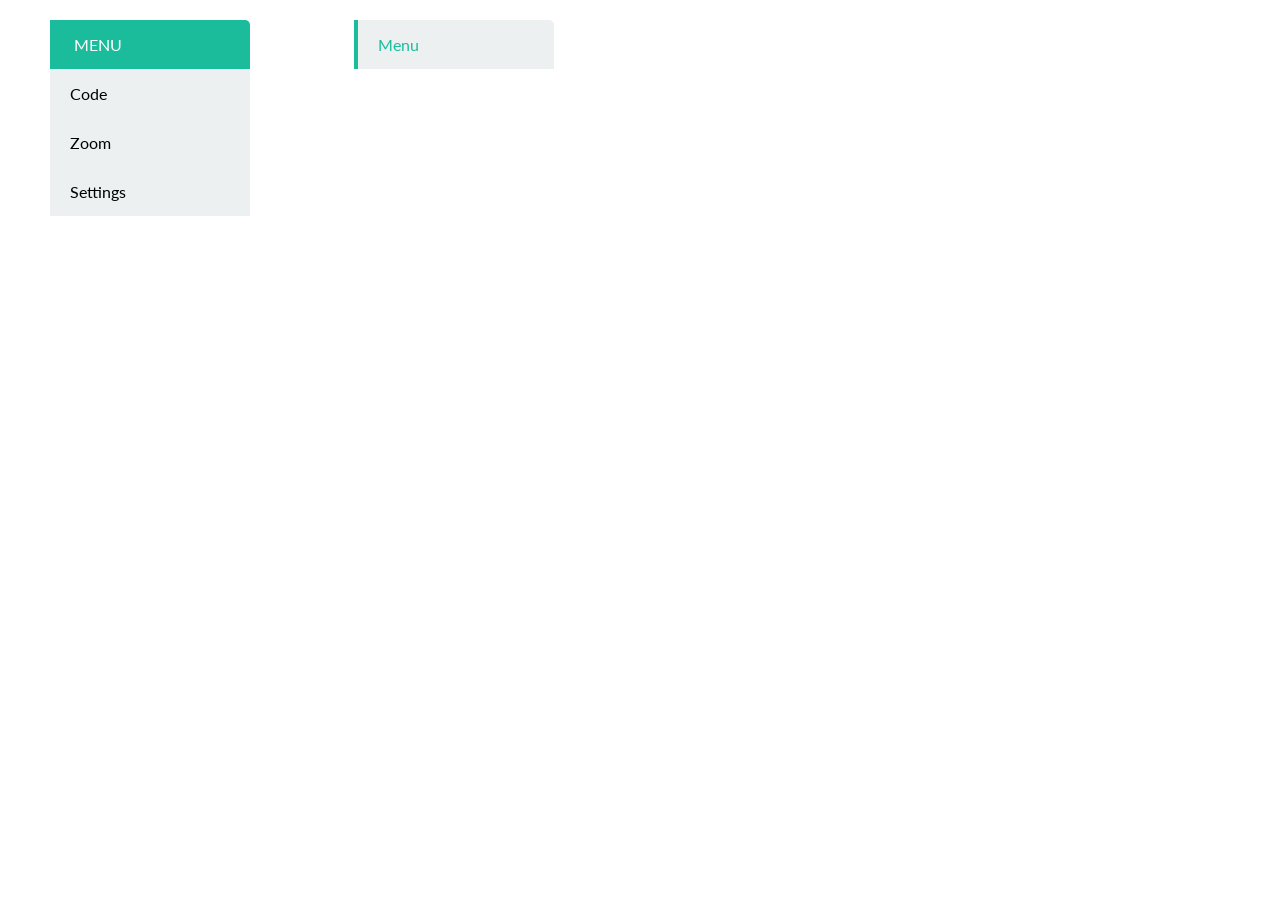
<file: Front End/index.html>
<!DOCTYPE html>
<html lang="en" >
<head>
  <meta charset="UTF-8">
  <title>CodePen - Drop Down Menu CSS3 Awesome</title>
  <link rel="stylesheet" href="./style.css">

</head>
<body>
<!-- partial:index.partial.html -->
<link href='https://fonts.googleapis.com/css?family=Lato:300,400,700,900' rel='stylesheet' type='text/css'>
<link rel="stylesheet" href="http://fontawesome.io/assets/font-awesome/css/font-awesome.css">
<dropdown>
  <input id="toggle1" type="checkbox" checked>
  <label for="toggle1" class="animate">MENU<i class="fa fa-bars float-right"></i></label>
  <ul class="animate">
    <li class="animate">Code<i class="fa fa-code float-right"></i></li>
    <li class="animate">Zoom<i class="fa fa-arrows-alt float-right"></i></li>
    <li class="animate">Settings<i class="fa fa-cog float-right"></i></li>
  </ul>
</dropdown>

<dropdown>
  <input id="toggle2" type="checkbox">
  <label for="toggle2" class="animate">Menu<i class="fa fa-bars float-right"></i></label>
  <ul class="animate">
    <li class="animate">Code<i class="fa fa-code float-right"></i></li>
    <li class="animate">Zoom<i class="fa fa-arrows-alt float-right"></i></li>
    <li class="animate">Settings<i class="fa fa-cog float-right"></i></li>
  </ul>
</dropdown>
<!-- partial -->
  
</body>
</html>
</file>
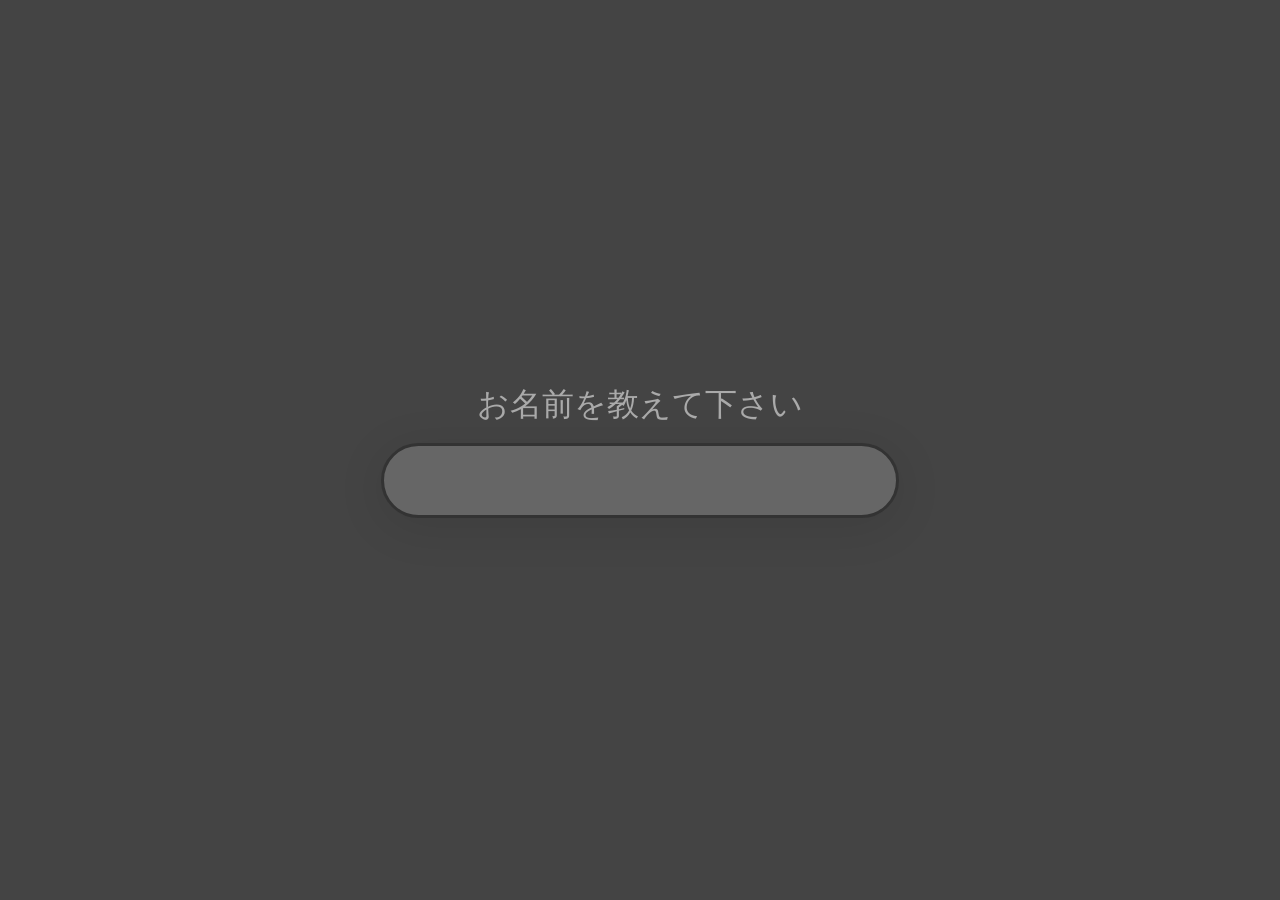
<file: Front End/Testers/dist/index.html>
<!DOCTYPE html>
<html lang="en" >
<head>
  <meta charset="UTF-8">
  <title>CodePen - Input box typing animation</title>
  <meta name="viewport" content="width=device-width, initial-scale=1"><link rel="stylesheet" href="./style.css">

</head>
<body>
<!-- partial:index.partial.html -->
<div class="container">
  <span class="title">お名前を教えて下さい</span>
  <div class="input-box"></div>
</div>
<!-- partial -->
  <script src='https://cdnjs.cloudflare.com/ajax/libs/jquery/3.3.1/jquery.min.js'></script><script  src="./script.js"></script>

</body>
</html>
</file>
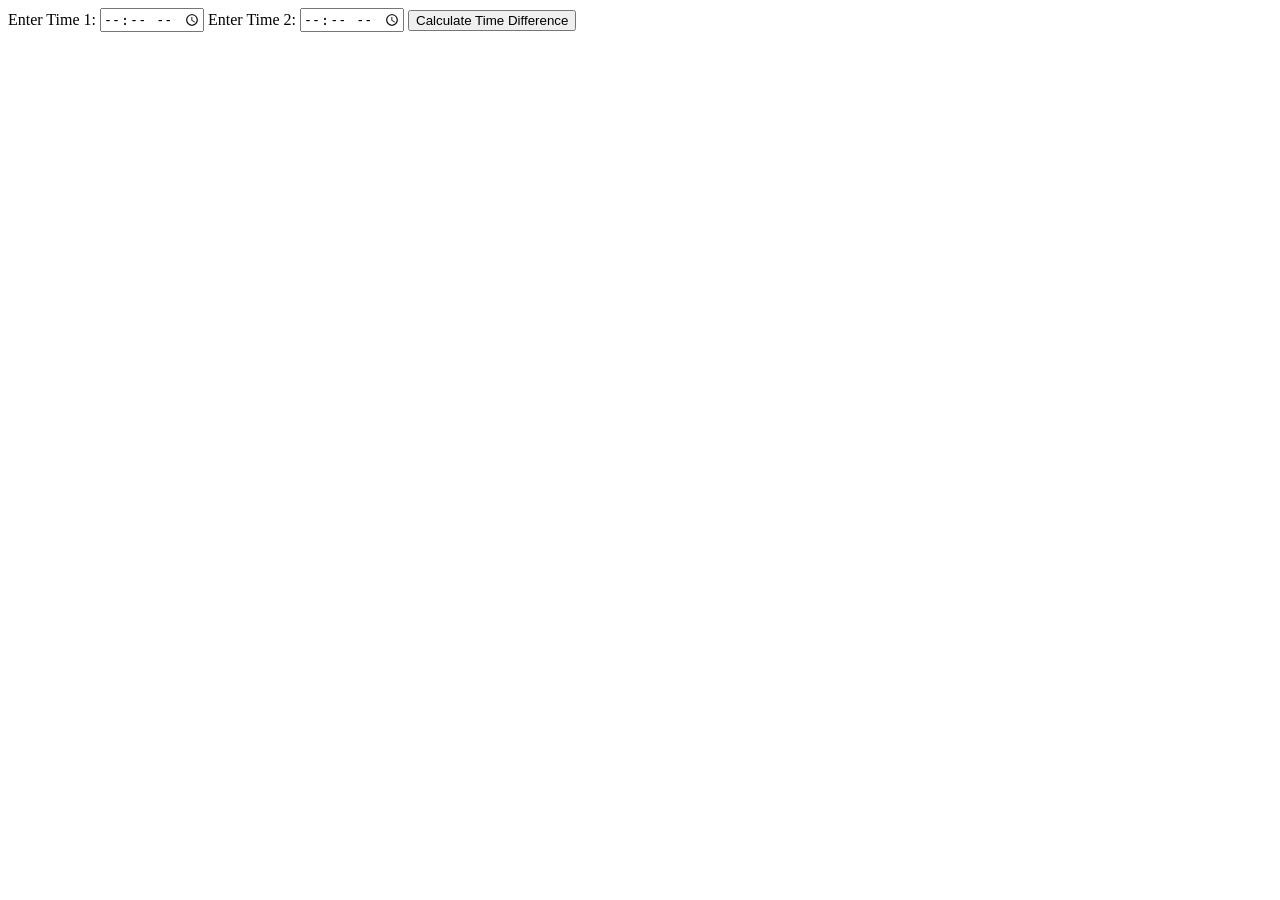
<file: Front End/Testers/Time/index.html>
<!DOCTYPE html>
<html>
  <head>
    <title>Time Input Boxes</title>
  </head>
  <body>
    <label for="time1">Enter Time 1: </label>
    <input type="time" id="time1" name="time1" />

    <label for="time2">Enter Time 2: </label>
    <input type="time" id="time2" name="time2" />

    <button onclick="calculateTimeDifference()">
      Calculate Time Difference
    </button>

    <p id="result"></p>

    <script>
      function calculateTimeDifference() {
        const time1Input = document.getElementById("time1");
        const time2Input = document.getElementById("time2");
        const resultElement = document.getElementById("result");

        const time1 = new Date("1970-01-01T" + time1Input.value + "Z");
        const time2 = new Date("1970-01-01T" + time2Input.value + "Z");

        const timeDifference = new Date(time2 - time1);

        const hours = timeDifference.getUTCHours();
        const minutes = timeDifference.getUTCMinutes();
        const seconds = timeDifference.getUTCSeconds();

        resultElement.textContent = `Time Difference: ${hours} hours, ${minutes} minutes, ${seconds} seconds`;
      }
    </script>
  </body>
</html>
</file>
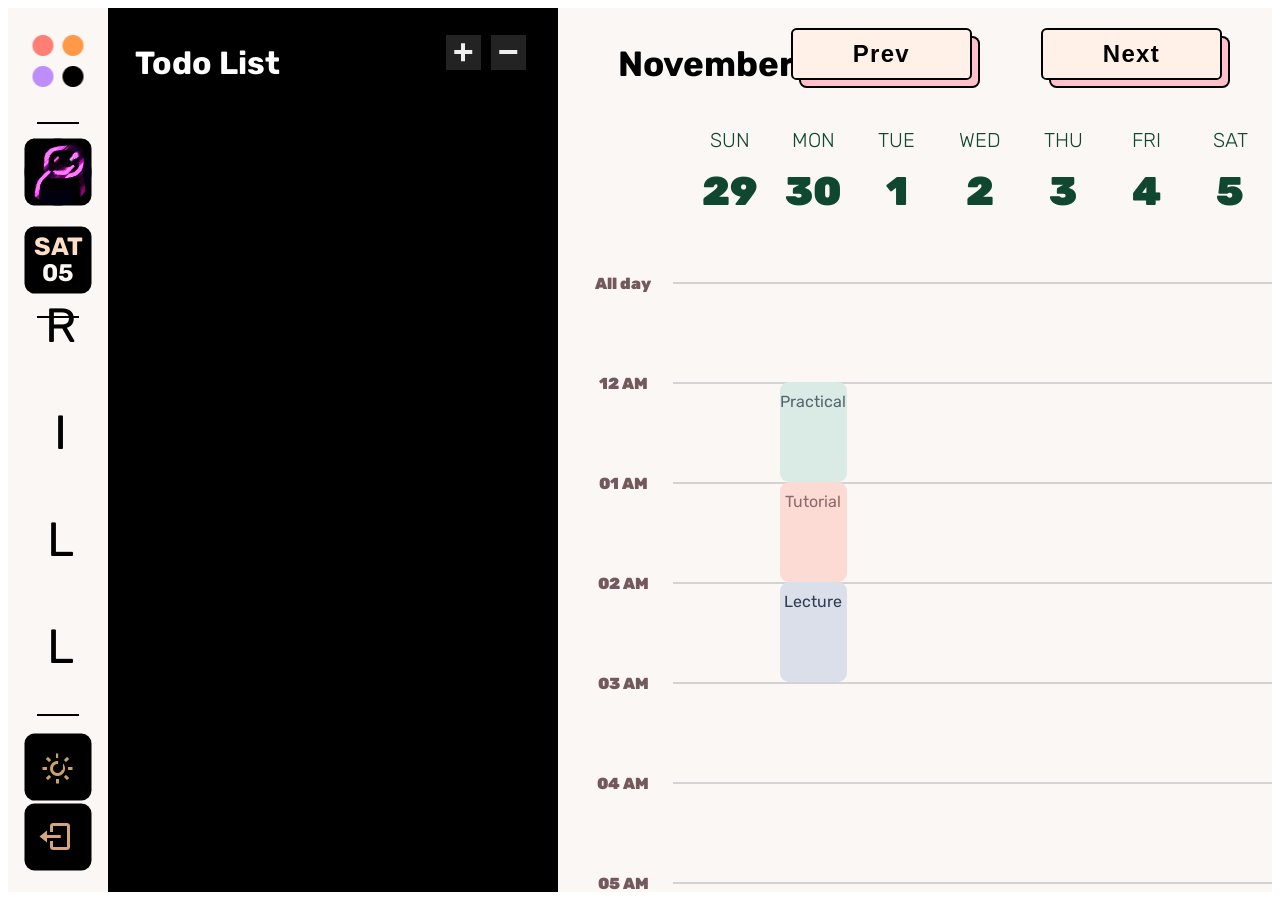
<file: Front End/rilli.html>
<html>
  <head>
    <link rel="stylesheet" href="pret.css" />
    <link rel="preconnect" href="https://fonts.googleapis.com" />
    <link rel="preconnect" href="https://fonts.gstatic.com" crossorigin />

    <link
      href="https://fonts.googleapis.com/css2?family=Montserrat:wght@900&family=Rubik:wght@300;400&display=swap"
      rel="stylesheet"
    />
    <link
      rel="stylesheet"
      href="https://fonts.googleapis.com/css2?family=Material+Symbols+Outlined:opsz,wght,FILL,GRAD@20..48,100..700,0..1,-50..200"
    />
    <link
      href="https://unpkg.com/boxicons@2.1.4/css/boxicons.min.css"
      rel="stylesheet"
    />
    <link
      rel="stylesheet"
      href="https://fonts.googleapis.com/css2?family=Material+Symbols+Outlined:opsz,wght,FILL,GRAD@20..48,100..700,0..1,-50..200"
    />
    <style>
      .material-symbols-outlined {
        font-size: 35px;
        font-variation-settings: "FILL" 1, "wght" 600, "GRAD" 200, "opsz" 98;
      }
    </style>
  </head>
  <body onload="pageLoad()">
    <style type="text/css"></style>
    <div class="parent">
      <div class="navy">
        <div class="logo">
          <img class="GolGol" src="images/logo.png" />
        </div>
        <div class="log1"><img class="DP" src="images/New_Me.png" /></div>
        <div class="log2">
          <label class="DAY" id="current-day"></label
          ><label class="NO" id="current-date"></label>
        </div>
        <div class="log3">
          <i class="bx bx-sun bx-md" style="color: #c8a366"></i>
        </div>
        <div class="log4" onclick="window.close()">
          <i class="bx bx-log-out bx-md"></i>
        </div>
        <div class="bor1"></div>
        <div class="bor2"></div>
        <div class="bor3"></div>
        <div class="ril">
          <label class="rills">RILLI</label>
        </div>
      </div>
      <div class="Todo">
        <h1>Todo List</h1>
        <div class="button_minus" onclick="removeLastExpandableDiv()"></div>
        <div class="button_plus" onclick="createExpandableDiv()"></div>
        <div id="expandable-container">
          <!-- Existing expandable divs or new ones will be added here -->
        </div>
      </div>

      <div class="Main">
        <div class="calendar">
          <div class="top">
            <h3>November 2023 /</h3>
            <button class="style-3" id="nextWeek">Prev</button>
            <button class="style-4" id="prevWeek">Next</button>
          </div>
          <div class="NONE days-1">SUN</div>
          <div class="NONE days-2">MON</div>
          <div class="NONE days-3">TUE</div>
          <div class="NONE days-4">WED</div>
          <div class="NONE days-5">THU</div>
          <div class="NONE days-6">FRI</div>
          <div class="NONE days-7">SAT</div>
          <!-- Numbers -->
          <label class="NONE sun dayN"></label>
          <label class="NONE mon dayN"></label>
          <label class="NONE tue dayN"></label>
          <label class="NONE wed dayN"></label>
          <label class="NONE thu dayN"></label>
          <label class="NONE fri dayN"></label>
          <label class="NONE sat dayN"></label>
          <div class="bars">
            <div class="bars2">
              <!--Borders-->
              <div class="bord bord1"></div>
              <div class="bord bord2"></div>
              <div class="bord bord3"></div>
              <div class="bord bord4"></div>
              <div class="bord bord5"></div>
              <div class="bord bord6"></div>
              <div class="bord bord7"></div>
              <div class="bord bord8"></div>
              <div class="bord bord9"></div>
              <div class="bord bord10"></div>
              <div class="bord bord11"></div>
              <div class="bord bord12"></div>
              <div class="bord bord13"></div>
              <div class="bord bord14"></div>
              <div class="bord bord15"></div>
              <div class="bord bord16"></div>
              <div class="bord bord17"></div>
              <div class="bord bord18"></div>
              <div class="bord bord19"></div>
              <div class="bord bord20"></div>
              <div class="bord bord21"></div>
              <div class="bord bord22"></div>
              <div class="bord bord23"></div>
              <div class="bord bord24"></div>
              <div class="bord bord25"></div>
              <div class="bord bord26"></div>

              <!--Timings-->
              <div class="time All">All day</div>
              <div class="time AM12">12 AM</div>
              <div class="time AM1">01 AM</div>
              <div class="time AM2">02 AM</div>
              <div class="time AM3">03 AM</div>
              <div class="time AM4">04 AM</div>
              <div class="time AM5">05 AM</div>
              <div class="time AM6">06 AM</div>
              <div class="time AM7">07 AM</div>
              <div class="time AM8">08 AM</div>
              <div class="time AM9">09 AM</div>
              <div class="time AM10">10 AM</div>
              <div class="time AM11">11 AM</div>
              <div class="time PM12">12 PM</div>
              <div class="time PM1">01 PM</div>
              <div class="time PM2">02 PM</div>
              <div class="time PM3">03 PM</div>
              <div class="time PM4">04 PM</div>
              <div class="time PM5">05 PM</div>
              <div class="time PM6">06 PM</div>
              <div class="time PM7">07 PM</div>
              <div class="time PM8">08 PM</div>
              <div class="time PM9">09 PM</div>
              <div class="time PM10">10 PM</div>
              <div class="time PM11">11 PM</div>
              <div class="time AM00">00 AM</div>

              <!-- BOXES -->
              <div class="slot1 Practical">
                <div class="Prac">Practical</div>
              </div>

              <div class="slot2 Tutorial">
                <div class="Tut">Tutorial</div>
              </div>
              <div class="slot3 Lecture">
                <div class="Lect">Lecture</div>
              </div>
            </div>
          </div>
        </div>
      </div>
      <!-- <div class="curr"></div>
      <div class="even"></div> -->
    </div>
    <script>
      function pageLoad() {
        displayDay();
        displayDate();
        updateWeekNumbers();
      }
      function updateWeekNumbers() {
        const currentDate = new Date();
        const labels = document.querySelectorAll(
          ".sun, .mon, .tue, .wed, .thu, .fri, .sat"
        );

        // Calculate the start of the current week (Sunday)
        const startDate = new Date(currentDate);
        startDate.setDate(currentDate.getDate() - currentDate.getDay());

        // Loop through the labels and update their text content with day numbers
        labels.forEach((label, index) => {
          const date = new Date(startDate);
          date.setDate(startDate.getDate() + index);
          const dayNumber = date.getDate();

          // Wrap around for days below 1 (previous month) or above 31 (next month)
          label.textContent =
            dayNumber <= 0
              ? 31 + dayNumber
              : dayNumber > 31
              ? dayNumber - 31
              : dayNumber;
        });
      }

      // Function to show the next week's day numbers
      function showNextWeek() {
        const labels = document.querySelectorAll(
          ".sun, .mon, .tue, .wed, .thu, .fri, .sat"
        );

        labels.forEach((label) => {
          const currentNumber = parseInt(label.textContent);
          label.textContent =
            currentNumber + 7 > 31 ? currentNumber + 7 - 31 : currentNumber + 7;
        });
      }

      // Function to show the previous week's day numbers
      function showPreviousWeek() {
        const labels = document.querySelectorAll(
          ".sun, .mon, .tue, .wed, .thu, .fri, .sat"
        );

        labels.forEach((label) => {
          const currentNumber = parseInt(label.textContent);
          label.textContent =
            currentNumber - 7 < 1 ? currentNumber - 7 + 31 : currentNumber - 7;
        });
      }

      // Add event listeners to the Next and Previous Week buttons
      document
        .getElementById("nextWeek")
        .addEventListener("click", showNextWeek);
      document
        .getElementById("prevWeek")
        .addEventListener("click", showPreviousWeek);

      // Initial call to display the current week's day numbers
      updateWeekNumbers();
    </script>
    <script src="faltu.js"></script>
  </body>
</html>
</file>
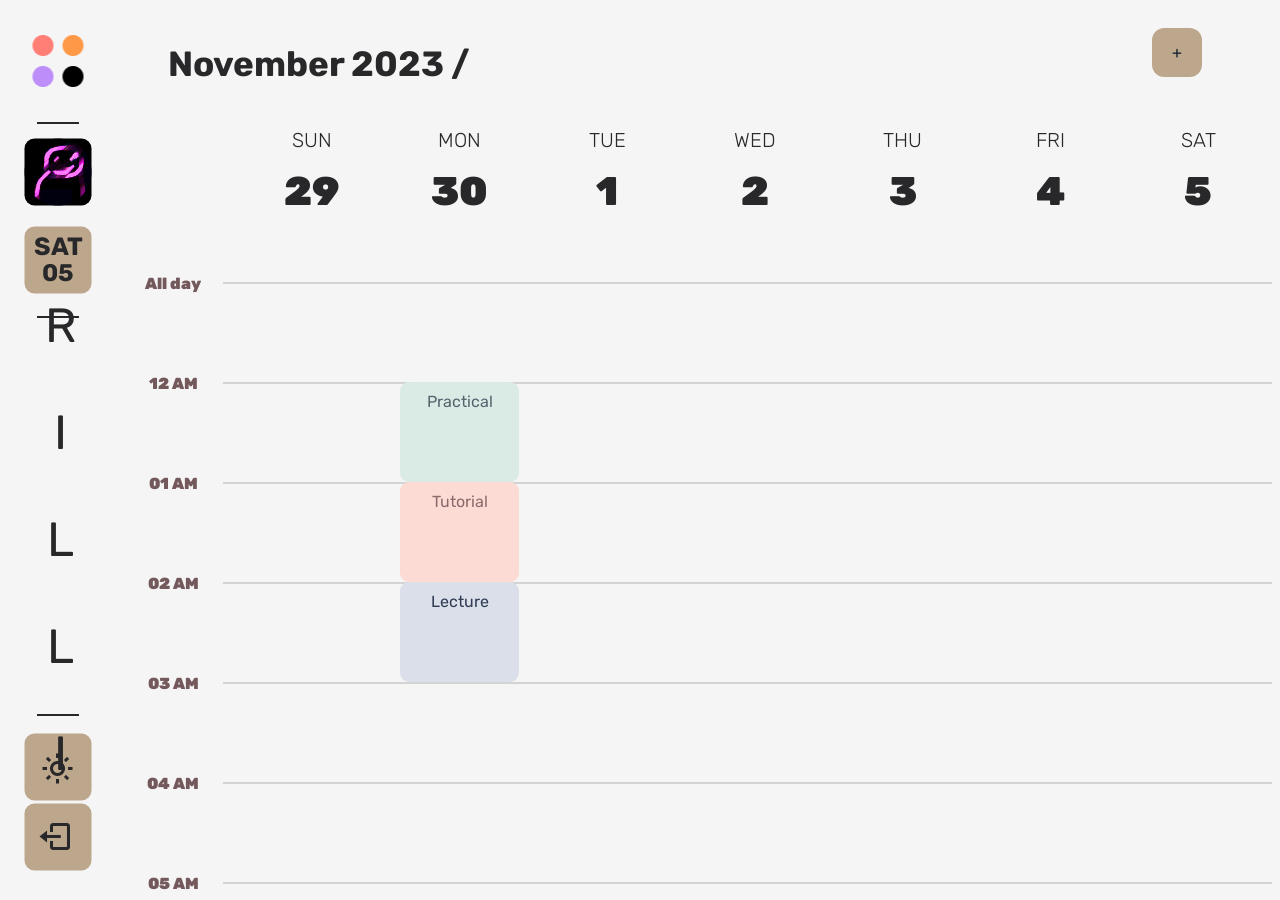
<file: Front End/rilliM.html>
<html>
  <head>
    <link rel="stylesheet" href="pret2.css" />
    <link rel="preconnect" href="https://fonts.googleapis.com" />
    <link rel="preconnect" href="https://fonts.gstatic.com" crossorigin />
    <link
      href="https://fonts.googleapis.com/css?family=Lato:300,400,700,900"
      rel="stylesheet"
      type="text/css"
    />

    <link
      href="https://fonts.googleapis.com/css2?family=Montserrat:wght@900&family=Rubik:wght@300;400&display=swap"
      rel="stylesheet"
    />
    <link
      rel="stylesheet"
      href="https://fonts.googleapis.com/css2?family=Material+Symbols+Outlined:opsz,wght,FILL,GRAD@20..48,100..700,0..1,-50..200"
    />
    <link
      href="https://unpkg.com/boxicons@2.1.4/css/boxicons.min.css"
      rel="stylesheet"
    />
    <link
      rel="stylesheet"
      href="https://fonts.googleapis.com/css2?family=Material+Symbols+Outlined:opsz,wght,FILL,GRAD@20..48,100..700,0..1,-50..200"
    />
    <style>
      .material-symbols-outlined {
        font-size: 35px;
        font-variation-settings: "FILL" 1, "wght" 600, "GRAD" 200, "opsz" 98;
      }
    </style>
    <link
      rel="stylesheet"
      href="https://fonts.googleapis.com/css?family=Open+Sans:600"
    />
    <link
      rel="stylesheet"
      href="https://maxcdn.bootstrapcdn.com/font-awesome/4.6.3/css/font-awesome.min.css"
    />
  </head>
  <body onload="pageLoad()">
    <style type="text/css"></style>

    <div id="mydiv">
      <div class="conCon">
        <div class="tt">
          <button class="item-5" id="changeZIndexButton2"></button>
        </div>
        <form action="">
          <div class="tName fle">
            <div class="input-box">
              <input
                type="text"
                class="input"
                id="username"
                placeholder="نام کاربری"
                required
              />
              <label for="username">Name</label>
            </div>
          </div>
          <div class="sSubject fle">
            <div class="input-box">
              <input
                type="password"
                class="input"
                id="password"
                placeholder="Subject"
                required
              />
              <label for="p">Subject</label>
            </div>
          </div>
          <div class="roomC fle">
            <div class="input-box">
              <input
                type="password"
                class="input"
                id="password"
                placeholder="Subject"
                required
              />
              <label for="p">Room Code</label>
            </div>
          </div>
          <div class="dayI fle">
            <div class="wrapper-dropdown" id="dropdown">
              <span class="selected-display" id="destination">Weekday</span>
              <svg
                class="arrow"
                id="drp-arrow"
                width="24"
                height="24"
                viewBox="0 0 24 24"
                fill="none"
                xmlns="http://www.w3.org/2000/svg"
                class="transition-all ml-auto rotate-180"
              >
                <path
                  d="M7 14.5l5-5 5 5"
                  stroke="currentColor"
                  stroke-width="1.5"
                  stroke-linecap="round"
                  stroke-linejoin="round"
                ></path>
              </svg>
              <ul class="dropdown">
                <li class="item">Monday</li>
                <li class="item">Tuesday</li>
                <li class="item">Wednesday</li>
                <li class="item">Thursday</li>
                <li class="item">Friday</li>
              </ul>
            </div>
          </div>
          <div class="rangeT fle">
            <input type="time" id="time1" name="time1" />
            <span>------</span>
            <input type="time" id="time2" name="time2" />
          </div>

          <div class="sub fle">
            <div class="input-box">
              <input type="submit" class="btn-submit" value="Submit" required />
              <div class="notifi"></div>
            </div>
          </div>
        </form>
      </div>
    </div>
    <div class="parent">
      <div class="navy">
        <div class="logo" id="sid">
          <img
            class="GolGol"
            src="images/logo.png"
            onclick="toggleFunction()"
          />
        </div>
        <div class="log1"><img class="DP" src="images/New_Me.png" /></div>
        <div class="log2">
          <label class="DAY" id="current-day"></label
          ><label class="NO" id="current-date"></label>
        </div>
        <div class="log3" id="Theme">
          <i class="bx bx-sun bx-md"></i>
        </div>
        <div class="log4" onclick="window.close">
          <i class="bx bx-log-out bx-md"></i>
        </div>
        <div class="bor1"></div>
        <div class="bor2"></div>
        <div class="bor3"></div>
        <div class="ril">
          <label class="rills">RILLI</label>
        </div>
      </div>
      <div class="Todo" id="TD">
        <div class="hh opa">
          <h1><span>Class List</span></h1>
        </div>
        <div class="dd opa year">
          <h2>Year</h2>

          <div class="center">
            <div class="container">
              <div class="setting-description">
                <div
                  class="setting-description-text"
                  style="margin-left: 15px"
                ></div>
              </div>
              <div class="wrapper-dropdown" id="dropdown">
                <span class="selected-display" id="destination"></span>
                <svg
                  class="arrow"
                  id="drp-arrow"
                  width="24"
                  height="24"
                  viewBox="0 0 24 24"
                  fill="none"
                  xmlns="http://www.w3.org/2000/svg"
                  class="transition-all ml-auto rotate-180"
                >
                  <path
                    d="M7 14.5l5-5 5 5"
                    stroke="currentColor"
                    stroke-width="1.5"
                    stroke-linecap="round"
                    stroke-linejoin="round"
                  ></path>
                </svg>
                <ul class="dropdown">
                  <li class="item">1st Year</li>
                  <li class="item">2nd Year</li>
                  <li class="item">3rd Year</li>
                  <li class="item">4th Year</li>
                </ul>
              </div>
              <br />
              <div class="setting-description">
                <div class="setting-description-text" style="margin-left: 15px">
                  <h10></h10>
                </div>
              </div>
            </div>
          </div>
        </div>
        <div class="dd opa group">
          <h2>Group</h2>
          <div class="wrapper-dropdown" id="dropdown">
            <span class="selected-display" id="destination"></span>
            <svg
              class="arrow"
              id="drp-arrow"
              width="24"
              height="24"
              viewBox="0 0 24 24"
              fill="none"
              xmlns="http://www.w3.org/2000/svg"
              class="transition-all ml-auto rotate-180"
            >
              <path
                d="M7 14.5l5-5 5 5"
                stroke="currentColor"
                stroke-width="1.5"
                stroke-linecap="round"
                stroke-linejoin="round"
              ></path>
            </svg>
            <ul class="dropdown">
              <li class="item">G4</li>
              <li class="item">G5</li>
              <li class="item">G6</li>
              <li class="item">G7</li>
            </ul>
          </div>
        </div>
        <div class="dd opa batch">
          <h2>Batch</h2>
          <div class="wrapper-dropdown" id="dropdown">
            <span class="selected-display" id="destination"></span>
            <svg
              class="arrow"
              id="drp-arrow"
              width="24"
              height="24"
              viewBox="0 0 24 24"
              fill="none"
              xmlns="http://www.w3.org/2000/svg"
              class="transition-all ml-auto rotate-180"
            >
              <path
                d="M7 14.5l5-5 5 5"
                stroke="currentColor"
                stroke-width="1.5"
                stroke-linecap="round"
                stroke-linejoin="round"
              ></path>
            </svg>
            <ul class="dropdown">
              <li class="item">B40</li>
              <li class="item">B41</li>
              <li class="item">B42</li>
              <li class="item">B43</li>
            </ul>
          </div>
        </div>
        <div class="dd opa course">
          <h2>Course</h2>
          <div class="wrapper-dropdown" id="dropdown">
            <span class="selected-display" id="destination"></span>
            <svg
              class="arrow"
              id="drp-arrow"
              width="24"
              height="24"
              viewBox="0 0 24 24"
              fill="none"
              xmlns="http://www.w3.org/2000/svg"
              class="transition-all ml-auto rotate-180"
            >
              <path
                d="M7 14.5l5-5 5 5"
                stroke="currentColor"
                stroke-width="1.5"
                stroke-linecap="round"
                stroke-linejoin="round"
              ></path>
            </svg>
            <ul class="dropdown">
              <li class="item">CSE</li>
              <li class="item">Biotech</li>
              <li class="item">Mechanical</li>
              <li class="item">Electrical</li>
            </ul>
          </div>
        </div>
        <div class="dd opa classT">
          <h2>Class Type</h2>
          <div class="wrapper-dropdown" id="dropdown">
            <span class="selected-display" id="destination"></span>
            <svg
              class="arrow"
              id="drp-arrow"
              width="24"
              height="24"
              viewBox="0 0 24 24"
              fill="none"
              xmlns="http://www.w3.org/2000/svg"
              class="transition-all ml-auto rotate-180"
            >
              <path
                d="M7 14.5l5-5 5 5"
                stroke="currentColor"
                stroke-width="1.5"
                stroke-linecap="round"
                stroke-linejoin="round"
              ></path>
            </svg>
            <ul class="dropdown">
              <li class="item">Tutorial</li>
              <li class="item">Lecture</li>
              <li class="item">Practical</li>
            </ul>
          </div>
        </div>
      </div>

      <div class="Main" id="main">
        <div class="calendar">
          <div class="top">
            <h3>November 2023 /</h3>
            <div class="Ass">
              <button class="button button--bestia" id="changeZIndexButton">
                <div class="button__bg"></div>
                <span>+</span>
              </button>
            </div>
          </div>

          <div class="NONE days-1">SUN</div>
          <div class="NONE days-2">MON</div>
          <div class="NONE days-3">TUE</div>
          <div class="NONE days-4">WED</div>
          <div class="NONE days-5">THU</div>
          <div class="NONE days-6">FRI</div>
          <div class="NONE days-7">SAT</div>
          <!-- Numbers -->
          <label class="NONE sun dayN"></label>
          <label class="NONE mon dayN"></label>
          <label class="NONE tue dayN"></label>
          <label class="NONE wed dayN"></label>
          <label class="NONE thu dayN"></label>
          <label class="NONE fri dayN"></label>
          <label class="NONE sat dayN"></label>
          <div class="bars">
            <div class="bars2">
              <!--Borders-->
              <div class="bord bord1"></div>
              <div class="bord bord2"></div>
              <div class="bord bord3"></div>
              <div class="bord bord4"></div>
              <div class="bord bord5"></div>
              <div class="bord bord6"></div>
              <div class="bord bord7"></div>
              <div class="bord bord8"></div>
              <div class="bord bord9"></div>
              <div class="bord bord10"></div>
              <div class="bord bord11"></div>
              <div class="bord bord12"></div>
              <div class="bord bord13"></div>
              <div class="bord bord14"></div>
              <div class="bord bord15"></div>
              <div class="bord bord16"></div>
              <div class="bord bord17"></div>
              <div class="bord bord18"></div>
              <div class="bord bord19"></div>
              <div class="bord bord20"></div>
              <div class="bord bord21"></div>
              <div class="bord bord22"></div>
              <div class="bord bord23"></div>
              <div class="bord bord24"></div>
              <div class="bord bord25"></div>
              <div class="bord bord26"></div>

              <!--Timings-->
              <div class="time All">All day</div>
              <div class="time AM12">12 AM</div>
              <div class="time AM1">01 AM</div>
              <div class="time AM2">02 AM</div>
              <div class="time AM3">03 AM</div>
              <div class="time AM4">04 AM</div>
              <div class="time AM5">05 AM</div>
              <div class="time AM6">06 AM</div>
              <div class="time AM7">07 AM</div>
              <div class="time AM8">08 AM</div>
              <div class="time AM9">09 AM</div>
              <div class="time AM10">10 AM</div>
              <div class="time AM11">11 AM</div>
              <div class="time PM12">12 PM</div>
              <div class="time PM1">01 PM</div>
              <div class="time PM2">02 PM</div>
              <div class="time PM3">03 PM</div>
              <div class="time PM4">04 PM</div>
              <div class="time PM5">05 PM</div>
              <div class="time PM6">06 PM</div>
              <div class="time PM7">07 PM</div>
              <div class="time PM8">08 PM</div>
              <div class="time PM9">09 PM</div>
              <div class="time PM10">10 PM</div>
              <div class="time PM11">11 PM</div>
              <div class="time AM00">00 AM</div>

              <!-- BOXES -->
              <div class="slot1 Practical">
                <div class="Prac">Practical</div>
              </div>

              <div class="slot2 Tutorial">
                <div class="Tut">Tutorial</div>
              </div>
              <div class="slot3 Lecture">
                <div class="Lect">Lecture</div>
              </div>
            </div>
          </div>
        </div>
      </div>
    </div>
    <script src="//momentjs.com/downloads/moment-with-locales.min.js"></script>
    <script>
      function themeF() {}
      const Theme = document.getElementById("Theme");
      Theme.onclick = function () {
        document.body.classList.toggle("dark-theme");
      };
      function pageLoad() {
        displayDay();
        displayDate();
        updateWeekNumbers();
        themeF();
      }
      var draggableDiv = document.getElementById("mydiv");
      var isDragging = false;
      var offsetX, offsetY;

      draggableDiv.addEventListener("mousedown", function (e) {
        isDragging = true;
        offsetX = e.clientX - draggableDiv.getBoundingClientRect().left;
        offsetY = e.clientY - draggableDiv.getBoundingClientRect().top;
      });

      document.addEventListener("mousemove", function (e) {
        if (isDragging) {
          var x = e.clientX - offsetX;
          var y = e.clientY - offsetY;
          draggableDiv.style.left = x + "px";
          draggableDiv.style.top = y + "px";
        }
      });

      document.addEventListener("mouseup", function () {
        isDragging = false;
      });

      // Make the text input editable
      var editableTextBox = document.getElementById("editableTextBox");
      editableTextBox.addEventListener("dblclick", function () {
        editableTextBox.removeAttribute("readonly");
      });

      editableTextBox.addEventListener("blur", function () {
        editableTextBox.setAttribute("readonly", "readonly");
      });

      //LOLLLLLLLLLLLLLLLLLLLLLLLLLL

      function updateWeekNumbers() {
        const currentDate = new Date();
        const labels = document.querySelectorAll(
          ".sun, .mon, .tue, .wed, .thu, .fri, .sat"
        );

        // Calculate the start of the current week (Sunday)
        const startDate = new Date(currentDate);
        startDate.setDate(currentDate.getDate() - currentDate.getDay());

        // Loop through the labels and update their text content with day numbers
        labels.forEach((label, index) => {
          const date = new Date(startDate);
          date.setDate(startDate.getDate() + index);
          const dayNumber = date.getDate();

          // Wrap around for days below 1 (previous month) or above 31 (next month)
          label.textContent =
            dayNumber <= 0
              ? 31 + dayNumber
              : dayNumber > 31
              ? dayNumber - 31
              : dayNumber;
        });
      }

      updateWeekNumbers();
    </script>
    <script src="https://cdnjs.cloudflare.com/ajax/libs/jquery/3.3.1/jquery.min.js"></script>
    <script src="faltu.js"></script>
    <script src="ghatiya.js"></script>
  </body>
</html>
</file>
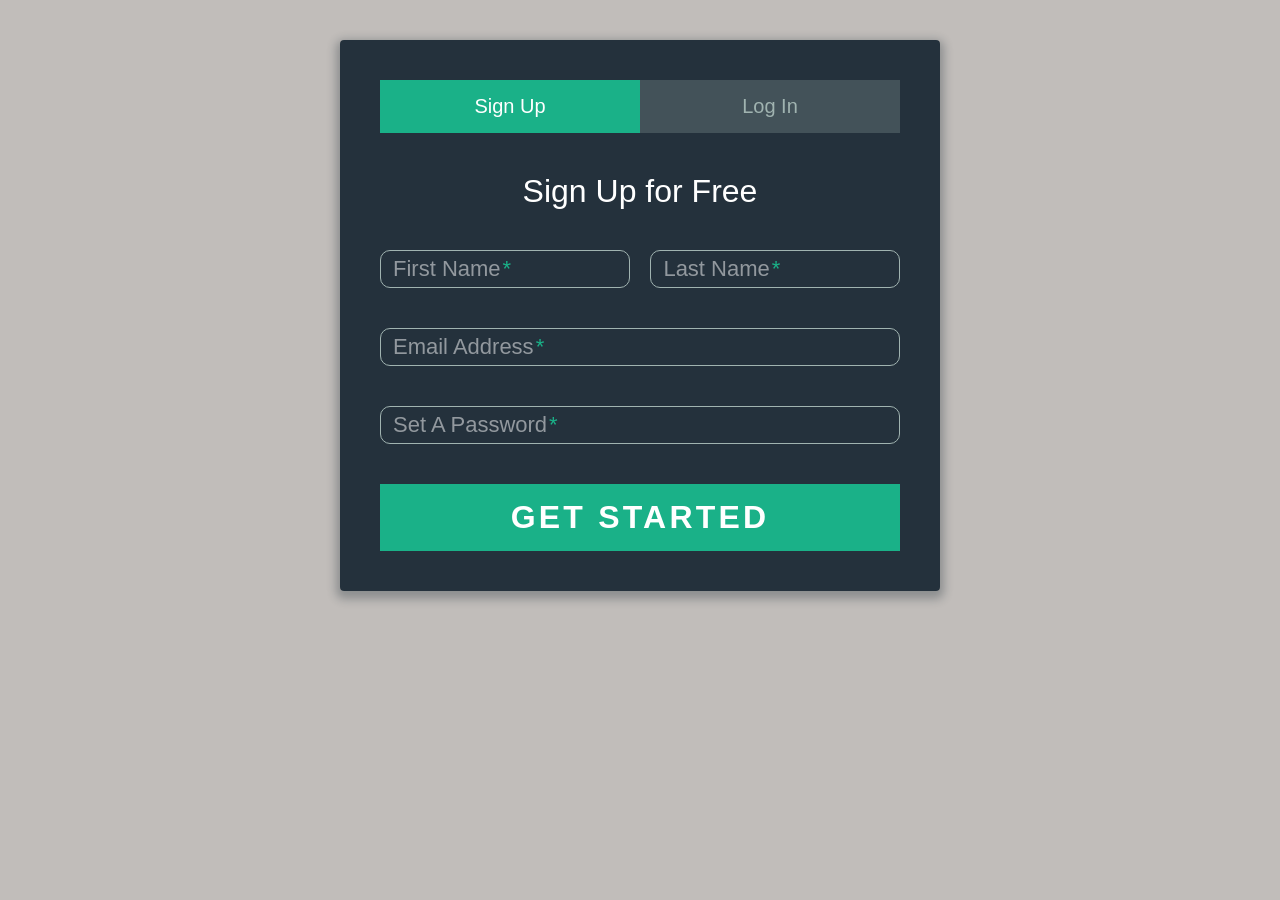
<file: HTML/login.html>
<!DOCTYPE html>
<html lang="en">
<head>
    <meta charset="UTF-8">
    <meta name="viewport" content="width=device-width, initial-scale=1.0">
    <title>Document</title>
    <meta name='viewport' content='width=device-width, initial-scale=1'>
    <link rel='stylesheet' type='text/css' media='screen' href='login.css'>
    <script src='login2.js'></script>
</head>
<body>
    <div class="form">
      
        <ul class="tab-group">
          <li class="tab active"><a href="#signup">Sign Up</a></li>
          <li class="tab"><a href="#login">Log In</a></li>
        </ul>
        
        <div class="tab-content">
          <div id="signup">   
            <h1>Sign Up for Free</h1>
            
            <form action="/" method="post">
            
            <div class="top-row">
              <div class="field-wrap">
                <label>
                  First Name<span class="req">*</span>
                </label>
                <input type="text" required autocomplete="off" />
              </div>
          
              <div class="field-wrap">
                <label>
                  Last Name<span class="req">*</span>
                </label>
                <input type="text"required autocomplete="off"/>
              </div>
            </div>
    
            <div class="field-wrap">
              <label>
                Email Address<span class="req">*</span>
              </label>
              <input type="email"required autocomplete="off"/>
            </div>
            
            <div class="field-wrap">
              <label>
                Set A Password<span class="req">*</span>
              </label>
              <input type="password"required autocomplete="off"/>
            </div>
            
            <button type="submit" class="button button-block"/>Get Started</button>
            
            </form>
    
          </div>
          
          <div id="login">   
            <h1>Welcome Back!</h1>
            
            <form action="/" method="post">
            
              <div class="field-wrap">
              <label>
                Email Address<span class="req">*</span>
              </label>
              <input type="email"required autocomplete="off"/>
            </div>
            
            <div class="field-wrap">
              <label>
                Password<span class="req">*</span>
              </label>
              <input type="password"required autocomplete="off"/>
            </div>
            
            <p class="forgot"><a href="#">Forgot Password?</a></p>
            
            <button class="button button-block"/>Log In</button>
            
            </form>
    
          </div>
          
        </div><!-- tab-content -->
        
    </div> <!-- /form -->
</body>
</html>
</file>
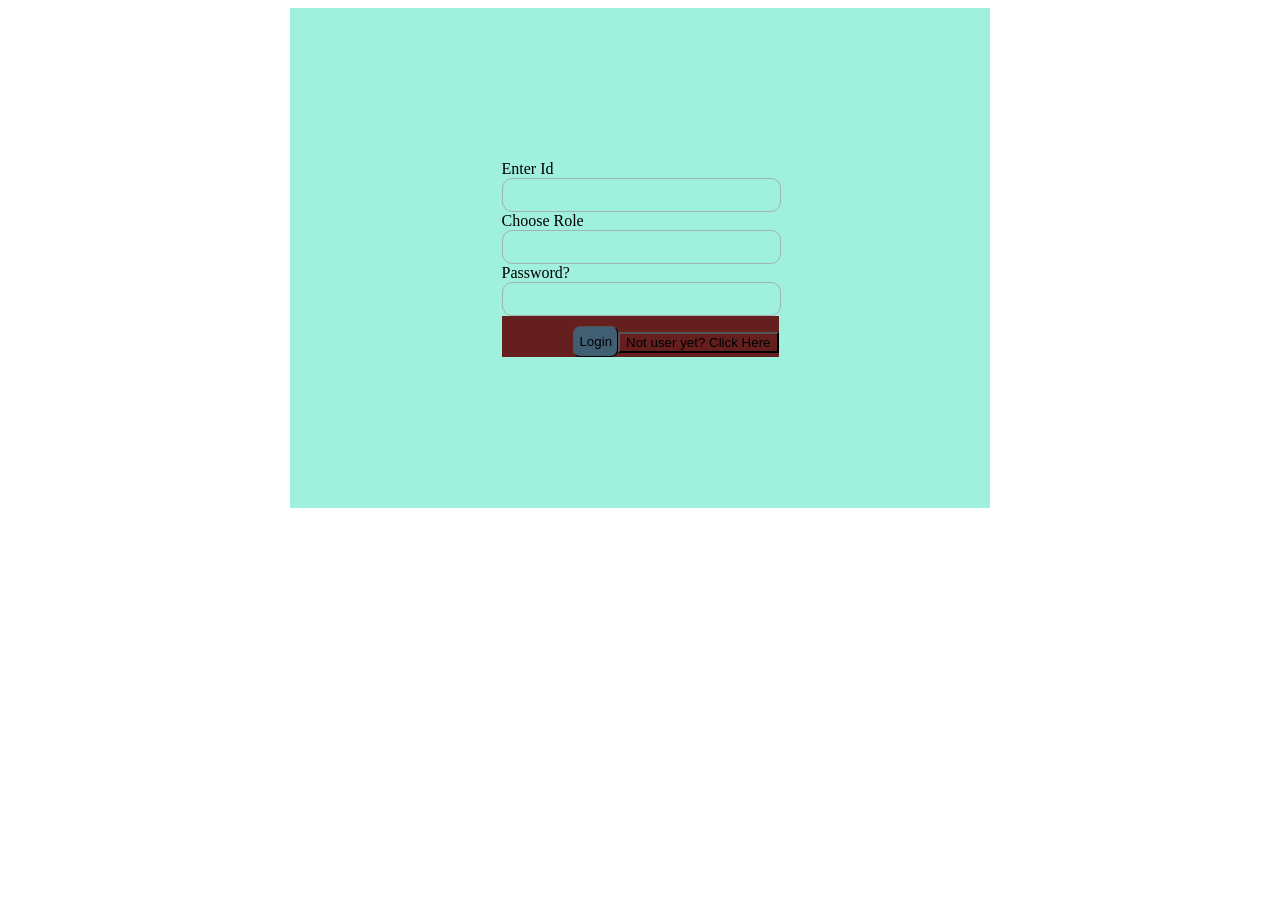
<file: Login page/login.html>
<!DOCTYPE html>
<html lang="en">
<head>
    <meta charset="UTF-8">
    <meta name="viewport" content="width=device-width, initial-scale=1.0">
    <title>Login cbs</title>

    <meta name='viewport' content='width=device-width, initial-scale=1'>
    <link rel='stylesheet' type='text/css' media='screen' href='login.css'>
    <script src='login.js'></script>
</head>
<body>
    <div class="form">
      
       <div class="box1">

        
        <div class="Left-column">
            <form action="\" method="get" class="login_form">
                <div class="inbox"><label>Enter Id</label>
                <input type="text" required autocomplete="off"></div>
                <label>Choose Role</label>
                <input type="text" required autocomplete="off">
                <label>Password?</label>
                <input type="text" required autocomplete="off">
            </form>
            <div class="bottom_ribbon">
            <button class="l_button">
                Login
            </button>
            <button class="signup_button">Not  user yet? Click Here</button>
        </div>
        </div><!--left-column-->

       </div><!-- box1 -->

  </div> <!-- /form -->
</body>
</html>
</file>
<file: Front End/style.css>
* {
  padding: 0;
  margin: 0;
  font-family: "Lato", sans-serif;
  box-sizing: border-box;
}
.float-right {
  float: right;
}
.fa {
  font-size: 0.8em;
  line-height: 22px !important;
}
dropdown {
  display: inline-block;
  margin: 20px 50px;
}
dropdown label,
dropdown ul li {
  display: block;
  width: 200px;
  background: #ecf0f1;
  padding: 15px 20px;
}
dropdown label:hover,
dropdown ul li:hover {
  background: #1abc9c;
  color: white;
  cursor: pointer;
}
dropdown label {
  color: #1abc9c;
  border-left: 4px solid #1abc9c;
  border-radius: 0 5px 0 0;
  position: relative;
  z-index: 2;
}
dropdown input {
  display: none;
}
dropdown input ~ ul {
  position: relative;
  visibility: hidden;
  opacity: 0;
  top: -20px;
  z-index: 1;
}
dropdown input:checked + label {
  background: #1abc9c;
  color: white;
}

dropdown input:checked ~ ul {
  visibility: visible;
  opacity: 1;
  top: 0;
}
$colors: #e74c3c, #0072b5, #2c3e50;

@for $i from 1 through length($colors) {
  dropdown ul li:nth-child(#{$i}) {
    border-left: 4px solid nth($colors, $i);
    .fa {
      color: nth($colors, $i);
    }
    &:hover {
      background: nth($colors, $i);
      color: white;
      .fa {
        color: white;
      }
    }
  }
}

.animate {
  -webkit-transition: all 0.3s;
  -moz-transition: all 0.3s;
  -ms-transition: all 0.3s;
  -ms-transition: all 0.3s;
  transition: all 0.3s;
  backface-visibility: hidden;
  -webkit-backface-visibility: hidden; /* Chrome and Safari */
  -moz-backface-visibility: hidden; /* Firefox */
  -ms-backface-visibility: hidden; /* Internet Explorer */
}
</file>
<file: Front End/Testers/dist/style.css>
* {
  padding: 0;
  margin: 0;
  box-sizing: border-box;
}

.container {
  width: 100vw;
  height: 100vh;
  display: flex;
  flex-direction: column;
  justify-content: center;
  align-items: center;
  background-color: #444;
  font-family: Geneva, sans-serif;
}

.title {
  color: #aaa;
  font-size: 2rem;
  margin-bottom: 1rem;
}

.input-box {
  position: relative;
  min-width: 36rem;
  font-size: 2rem;
  color: #ddd;
  text-align: center;
}
.input-box input, .input-box .pseudo {
  width: 100%;
  height: 100%;
  padding: 1rem 2rem;
  border-radius: 10rem;
  text-align: center;
}
.input-box input {
  font: inherit;
  border: none;
  background-color: #666;
  color: transparent;
  caret-color: #fff;
  width: auto;
  box-shadow: 0px 0.5rem 3rem rgba(0, 0, 0, 0.1);
  width: 90%;
  transition: width 0.2s ease-out;
  border: 3px solid #333333;
}
.input-box input:focus {
  width: 100%;
}
.input-box input::selection {
  color: transparent;
  background: #666;
}
.input-box input:focus {
  outline: none;
}
.input-box .pseudo {
  position: absolute;
  top: 0;
  left: 0;
  pointer-events: none;
  color: #ddd;
  white-space: nowrap;
}
.input-box .pseudo span {
  transition: all 0.5s;
  animation-direction: normal;
  animation-fill-mode: forwards;
  display: inline-block;
  position: relative;
  transform-origin: 50% 60%;
}
.input-box .pseudo span:not(.delete) {
  animation: add 0.4s cubic-bezier(0.14, 0.99, 0.67, 1.6);
}
.input-box .pseudo span.delete {
  animation: remove 0.4s ease-out;
}

@keyframes add {
  0% {
    opacity: 0;
    transform: translateY(4rem) scale(0.1);
    margin-left: -1rem;
    color: #F0F;
  }
  100% {
    opacity: 1;
    color: #ddd;
    transform: translateY(0);
    margin-left: 0rem;
  }
}
@keyframes remove {
  0% {
    opacity: 1;
    transform: translateY(0);
  }
  50% {
    opacity: 0;
    transform: scale(0.8) translateY(2rem);
    margin-right: 0rem;
  }
  100% {
    opacity: 0;
    margin-right: -1rem;
  }
}
</file>
<file: Front End/pret.css>
/*                                                   NAV                                                           */

* {
}
.GolGol {
  opacity: 1;
  margin: 0;
  transition: transform 15s ease-in-out;
  user-select: none;
}

.GolGol:hover {
  transform: rotate(180000deg);
}

.navy {
  width: 100px;
  height: 100%;
  position: relative;
  top: 0;
  grid-row-start: 1;
  grid-row-end: 6;
  background-color: #fbf7f4;
  display: inline-block;
  user-select: none;
}
.logo {
  position: absolute;
  top: 6%;
  width: 51px;
  height: 52px;
  left: 50%;
  transform: translate(-50%, -50%);
}

.DP {
  width: 100%;
  height: 100%;
}

.log1 {
  width: 67px;
  height: 67px;
  background-color: #000;
  position: absolute;
  text-align: center;
  border-radius: 10px;
  top: 18.5%;
  left: 50%;
  transform: translate(-50%, -50%);
  transition: 0.5s ease-in-out;
}
.log1:hover,
.log3:hover,
.log4:hover {
  border-radius: 20px;
}
.log2 {
  width: 67px;
  height: 67px;
  background-color: #000;
  position: absolute;
  text-align: center;
  border-radius: 10px;
  top: 28.5%;
  left: 50%;
  transform: translate(-50%, -50%);
  transition: 0.5s ease-in-out;
}

.DAY {
  color: #ffdec6;
  font-weight: bold;
  font-size: 25px;
  font-family: "Montserrat", sans-serif;
  font-family: "Rubik", sans-serif;
  position: absolute;
  top: 30%;
  left: 50%;
  transform: translate(-50%, -50%);
  user-select: none;
}
.NO {
  color: #fbf7f4;
  font-weight: bold;
  font-size: 24px;
  font-family: "Montserrat", sans-serif;
  font-family: "Rubik", sans-serif;
  position: absolute;
  top: 69%;
  left: 50%;
  transform: translate(-50%, -50%);
}
.log3 {
  width: 67px;
  height: 67px;
  background-color: #000;
  position: absolute;
  text-align: center;
  color: #d4a67d;
  border-radius: 10px;
  top: 85.9%;
  left: 50%;
  transform: translate(-50%, -50%);
  transition: 0.5s ease-in-out;
}
.log3:hover .bx-sun:hover {
  color: #fff890;
}
.bx-sun {
  position: absolute;
  top: 50%;
  left: auto;
  right: auto;
  transform: translate(-50%, -50%);
  color: #d4a67d;
  transition: 0.5s ease-in-out;
}

/**************************************LOGOUT***********************/

.log4 {
  width: 67px;
  height: 67px;
  background-color: #000;
  color: #d4a67d;
  position: absolute;
  text-align: center;
  border-radius: 10px;
  top: 93.8%;
  left: 50%;
  transform: translate(-50%, -50%);
  transition: 0.5s ease-in-out;
}
.log4:hover {
  color: #661102;
}
.bx-log-out {
  position: absolute;
  top: 47%;
  left: 45%;
  transform: translate(-50%, -50%);
}

/*********************************************BORDER***************************************************/

.bor1 {
  position: absolute;
  width: 40px;
  top: 13%;
  left: 50%;
  transform: translate(-50%, -50%);
  border: solid 1px #000;
}

.bor2 {
  position: absolute;
  width: 40px;
  top: 35%;
  left: 50%;
  transform: translate(-50%, -50%);
  border: solid 1px #000;
}
.bor3 {
  position: absolute;
  width: 40px;
  top: 80%;
  left: 50%;
  transform: translate(-50%, -50%);
  border: solid 1px #000;
}

.ril {
  position: absolute;
  top: 50%;
  left: 50%;

  transform: translate(-50%, -50%);
  width: 61px;
  height: 306px;
}
.rills {
  left: 60%;
  font-family: "Montserrat", sans-serif;
  font-family: "Rubik", sans-serif;
  width: 100%;
  height: 100%;
  letter-spacing: 50px;
  font-size: 48px;
  text-orientation: upright;
  writing-mode: vertical-rl;
}
/*                                                   todo                                                           */

.Todo {
  position: relative;
  top: 0px;
  height: 100%;
  width: 450px;
  background-color: #000;
  overflow: auto;
  display: inline-block;
  background-position: center center;
  grid-row-start: 1;
  grid-row-end: 6;
}
.parent {
  position: relative;
  grid-template-columns: 100px 450px 1fr 1fr;
  grid-template-rows: 1fr 1fr 1fr 1fr 1fr;
  height: 100%;
  width: 100%;
  display: grid;
}
.body {
  background-color: black;
}

/*****************************************************Expandable buttons*****************************/
.button_plus {
  position: absolute;
  width: 35px;
  height: 35px;
  background: #232323;
  cursor: pointer;
  top: 3%;
  left: 75%;
}

.button_plus:after {
  content: "";
  position: absolute;
  transform: translate(-50%, -50%);
  height: 4px;
  width: 50%;
  background: #eeeeee;
  top: 50%;
  left: 50%;
}

.button_plus:before {
  content: "";
  position: absolute;
  top: 50%;
  left: 50%;
  transform: translate(-50%, -50%);
  background: #eeeeee;
  height: 50%;
  width: 4px;
}

.button_plus:hover:before,
.button_plus:hover:after {
  background: #232323;
  transition: 0.2s;
}

.button_plus:hover {
  background-color: #eeeeee;
  transition: 0.2s;
}

/* MINUSSSSSSSSSSSSSSSSSSSSSSSSSSSSSSSSSSSSSSSSSSSSSSSSSSSSSSSSSSSSSSS*/

.button_minus {
  position: absolute;
  width: 35px;
  height: 35px;
  background: #232323;
  cursor: pointer;
  top: 3%;
  left: 85%;
}

.button_minus:after {
  content: "";
  position: absolute;
  transform: translate(-50%, -50%);
  height: 4px;
  width: 50%;
  background: #eee;
  top: 50%;
  left: 50%;
}
.button_minus:hover:after {
  content: "";
  position: absolute;
  transform: translate(-50%, -50%);
  height: 4px;
  width: 50%;
  background: #232323;
  top: 50%;
  left: 50%;
}
.button_minus:before {
  content: "";
  position: absolute;
  top: 50%;
  left: 50%;
  transform: translate(-50%, -50%);
  background: #232323;
  height: 50%;
  width: 4px;
}

.button_minus:hover:before {
  background: #eee;
  transition: 0.2s;
}
.button_minus:hover {
  background-color: #eee;
  transition: 0.2s;
}

/****************END of buttons ********************************************/

.expandable {
  width: 410px;
  padding: 10px;
  background-color: #151515;
  margin: 10px;
  overflow: hidden;
  height: 50px;
  transition: height 0.3s ease;
}
.expanded {
  height: 100px;
}
#expandable-container {
  position: absolute;
  top: 10%;
}
.editableInput {
  padding-top: 14px;
  padding-left: 20px;
  font-family: "Montserrat", sans-serif;
  font-family: "Rubik", sans-serif;
  border: none;
  outline: none;
  background-color: transparent;
  color: #d4a67d;
  font-size: 24px;
}
h2 {
  color: #d4a67d;
  padding-left: 20px;
  font-family: "Montserrat", sans-serif;
  font-family: "Rubik", sans-serif;
  user-select: none;
}

h1 {
  color: #fff;
  position: absolute;
  left: 6%;
  top: 15px;
  font-family: "Montserrat", sans-serif;
  font-family: "Rubik", sans-serif;
  user-select: none;
}
.editableInput2 {
  margin-top: 14px;
  color: #d3d3d3;
  padding-left: 24px;
  font-family: "Montserrat", sans-serif;
  font-family: "Rubik", sans-serif;
  border: none;
  outline: none;
  background-color: transparent;
  font-size: 16px;
}

/************************************* MAIN ********************************************/

.Main {
  background-color: #fbf7f4;
  grid-column-start: 3;
  grid-column-end: 5;
  grid-row-start: 1;
  grid-row-end: 6;
  transition: 0.4s ease-in-out;
  z-index: 0;
}
.next {
  background-color: #dccdc2;
  position: absolute;
  right: 250px;
  top: 33px;
  padding: 25px;
  padding-left: 70px;
  padding-right: 70px;
  border: none;
}
.prev {
  background-color: #dccdc2;
  position: absolute;
  right: 250px;
  top: 33px;
  padding: 25px;
  padding-left: 70px;
  padding-right: 70px;
  border: none;
}

h3 {
  color: #010101;
  position: absolute;
  top: 0px;
  padding-left: 60px;
  font-size: 35px;
  font-family: "Montserrat", sans-serif;
  font-family: "Rubik", sans-serif;
  user-select: none;
}

.style-3 {
  font-weight: 600;
  border: solid 2px black;
  outline: 0;
  padding: 10px 60px;
  font-size: 1.5rem;
  letter-spacing: 0.08rem;
  background-color: #fff1e7;
  border-radius: 0.35rem;
  position: absolute;
  right: 300px;
  top: 20px;
  cursor: pointer;
}
.style-3::after {
  content: "";
  position: absolute;
  top: 0;
  left: 0;
  width: 100%;
  height: 100%;
  background-color: pink;
  z-index: -1;
  border-radius: 0.35rem;
  border: solid 2px black;
  transition: all 0.3s ease-in-out;
}

.style-3::after {
  border: 0;
  box-shadow: 0px 0px 0px 2px black;
  top: 0.5rem;
  left: 0.5rem;
}
.style-3:hover::after {
  top: -0.5rem;
  left: -0.5rem;
  width: calc(100% + 0.5rem * 2);
  height: calc(100% + 0.5rem * 2);
}

.style-4 {
  font-weight: 600;
  border: solid 2px black;
  outline: 0;
  padding: 10px 60px;
  font-size: 1.5rem;
  letter-spacing: 0.08rem;
  background-color: #fff1e7;
  border-radius: 0.35rem;
  position: absolute;
  right: 50px;
  top: 20px;
  cursor: pointer;
}
.style-4::after {
  content: "";
  position: absolute;
  top: 0;
  left: 0;
  width: 100%;
  height: 100%;
  background-color: pink;
  z-index: -1;
  border-radius: 0.35rem;
  border: solid 2px black;
  transition: all 0.3s ease-in-out;
}

.style-4::after {
  border: 0;
  box-shadow: 0px 0px 0px 2px black;
  top: 0.5rem;
  left: 0.5rem;
}
.style-4:hover::after {
  top: -0.5rem;
  left: -0.5rem;
  width: calc(100% + 0.5rem * 2);
  height: calc(100% + 0.5rem * 2);
}

.calendar {
  grid-template-columns: 130px 1fr 1fr 1fr 1fr 1fr 1fr 1fr;
  grid-template-rows: 120px 20px 85px 1fr 1fr 1fr;
  display: grid;
  height: 100%;
}
.top {
  grid-column-start: 1;
  grid-column-end: 8;
  grid-row-start: 1;
  grid-row-end: 2;
  user-select: none;
}

/**************************************************DAYS*******************************/

.days-1 {
  grid-column-start: 2;
  grid-column-end: 3;
  grid-row-start: 2;
  grid-row-end: 3;
  font-family: "Montserrat", sans-serif;
  font-family: "Rubik", sans-serif;
  font-size: 20px;
  color: #104730;
  font-weight: 300;
  text-align: center;
}
.days-2 {
  grid-column-start: 3;
  grid-column-end: 4;
  grid-row-start: 2;
  grid-row-end: 3;
  font-family: "Montserrat", sans-serif;
  font-family: "Rubik", sans-serif;
  font-size: 20px;
  color: #104730;
  font-weight: 300;
  text-align: center;
}
.days-3 {
  grid-column-start: 4;
  grid-column-end: 5;
  grid-row-start: 2;
  grid-row-end: 3;
  font-family: "Montserrat", sans-serif;
  font-family: "Rubik", sans-serif;
  font-size: 20px;
  color: #104730;
  font-weight: 300;
  text-align: center;
}
.days-4 {
  grid-column-start: 5;
  grid-column-end: 6;
  grid-row-start: 2;
  grid-row-end: 3;
  font-family: "Montserrat", sans-serif;
  font-family: "Rubik", sans-serif;
  font-size: 20px;
  color: #104730;
  font-weight: 300;
  text-align: center;
}
.days-5 {
  grid-column-start: 6;
  grid-column-end: 7;
  grid-row-start: 2;
  grid-row-end: 3;
  font-family: "Montserrat", sans-serif;
  font-family: "Rubik", sans-serif;
  font-size: 20px;
  color: #104730;
  font-weight: 300;
  text-align: center;
}
.days-6 {
  grid-column-start: 7;
  grid-column-end: 8;
  grid-row-start: 2;
  grid-row-end: 3;
  font-family: "Montserrat", sans-serif;
  font-family: "Rubik", sans-serif;
  font-size: 20px;
  color: #104730;
  font-weight: 300;
  text-align: center;
}
.days-7 {
  grid-column-start: 8;
  grid-column-end: 9;
  grid-row-start: 2;
  grid-row-end: 3;
  font-family: "Montserrat", sans-serif;
  font-family: "Rubik", sans-serif;
  font-size: 20px;
  color: #104730;
  font-weight: 300;
  text-align: center;
}
.dayN {
  padding-top: 20px;
  font-family: "Montserrat", sans-serif;
  font-family: "Rubik", sans-serif;
  font-size: 40px;
  color: #104730;
  font-weight: 900;
  text-align: center;
}
.sun {
  grid-column-start: 2;
  grid-column-end: 3;
  grid-row-start: 3;
  grid-row-end: 4;
}
.mon {
  grid-column-start: 3;
  grid-column-end: 4;
  grid-row-start: 3;
  grid-row-end: 4;
}
.tue {
  grid-column-start: 4;
  grid-column-end: 5;
  grid-row-start: 3;
  grid-row-end: 4;
}
.wed {
  grid-column-start: 5;
  grid-column-end: 6;
  grid-row-start: 3;
  grid-row-end: 4;
}
.thu {
  grid-column-start: 6;
  grid-column-end: 7;
  grid-row-start: 3;
  grid-row-end: 4;
}
.fri {
  grid-column-start: 7;
  grid-column-end: 8;
  grid-row-start: 3;
  grid-row-end: 4;
}
.sat {
  grid-column-start: 8;
  grid-column-end: 9;
  grid-row-start: 3;
  grid-row-end: 4;
}

/************************************************************BARS******************************************************************/
.bars {
  grid-column-start: 1;
  grid-column-end: 9;
  grid-row-start: 4;
  grid-row-end: 8;
}

.bars2 {
  overflow: auto;
  -ms-overflow-style: none;
  scrollbar-width: none;
  width: 100%;
  grid-template-columns: 130px 1fr 1fr 1fr 1fr 1fr 1fr 1fr;
  grid-template-rows: repeat(26, 100px);
  display: grid;
  height: 100%;
  user-select: none;
}

/**************************************************Borders***************************************************************/
.bord {
  border: #d3d3d3 solid 1px;
  height: 0px;
  margin-left: 115px;
  width: 92%;
  margin-top: auto;
  margin-bottom: auto;
}
.bord1 {
  grid-column-start: 1;
  grid-column-end: 9;
  grid-row-start: 1;
  grid-row-end: 2;
}
.bord2 {
  grid-column-start: 1;
  grid-column-end: 9;
  grid-row-start: 2;
  grid-row-end: 3;
}
.bord3 {
  grid-column-start: 1;
  grid-column-end: 9;
  grid-row-start: 3;
  grid-row-end: 4;
}
.bord4 {
  grid-column-start: 1;
  grid-column-end: 9;
  grid-row-start: 4;
  grid-row-end: 5;
}
.bord5 {
  grid-column-start: 1;
  grid-column-end: 9;
  grid-row-start: 5;
  grid-row-end: 6;
}
.bord6 {
  grid-column-start: 1;
  grid-column-end: 9;
  grid-row-start: 6;
  grid-row-end: 7;
}
.bord7 {
  grid-column-start: 1;
  grid-column-end: 9;
  grid-row-start: 7;
  grid-row-end: 8;
}
.bord8 {
  grid-column-start: 1;
  grid-column-end: 9;
  grid-row-start: 8;
  grid-row-end: 9;
}
.bord9 {
  grid-column-start: 1;
  grid-column-end: 9;
  grid-row-start: 9;
  grid-row-end: 10;
}
.bord10 {
  grid-column-start: 1;
  grid-column-end: 9;
  grid-row-start: 10;
  grid-row-end: 11;
}
.bord11 {
  grid-column-start: 1;
  grid-column-end: 9;
  grid-row-start: 11;
  grid-row-end: 12;
}
.bord12 {
  grid-column-start: 1;
  grid-column-end: 9;
  grid-row-start: 12;
  grid-row-end: 13;
}
.bord13 {
  grid-column-start: 1;
  grid-column-end: 9;
  grid-row-start: 13;
  grid-row-end: 14;
}
.bord14 {
  grid-column-start: 1;
  grid-column-end: 9;
  grid-row-start: 14;
  grid-row-end: 15;
}
.bord15 {
  grid-column-start: 1;
  grid-column-end: 9;
  grid-row-start: 15;
  grid-row-end: 16;
}
.bord16 {
  grid-column-start: 1;
  grid-column-end: 9;
  grid-row-start: 16;
  grid-row-end: 17;
}
.bord17 {
  grid-column-start: 1;
  grid-column-end: 9;
  grid-row-start: 17;
  grid-row-end: 18;
}
.bord18 {
  grid-column-start: 1;
  grid-column-end: 9;
  grid-row-start: 18;
  grid-row-end: 19;
}
.bord19 {
  grid-column-start: 1;
  grid-column-end: 9;
  grid-row-start: 19;
  grid-row-end: 20;
}
.bord20 {
  grid-column-start: 1;
  grid-column-end: 9;
  grid-row-start: 20;
  grid-row-end: 21;
}
.bord21 {
  grid-column-start: 1;
  grid-column-end: 9;
  grid-row-start: 21;
  grid-row-end: 22;
}
.bord22 {
  grid-column-start: 1;
  grid-column-end: 9;
  grid-row-start: 22;
  grid-row-end: 23;
}
.bord23 {
  grid-column-start: 1;
  grid-column-end: 9;
  grid-row-start: 23;
  grid-row-end: 24;
}
.bord24 {
  grid-column-start: 1;
  grid-column-end: 9;
  grid-row-start: 24;
  grid-row-end: 25;
}
.bord25 {
  grid-column-start: 1;
  grid-column-end: 9;
  grid-row-start: 25;
  grid-row-end: 26;
}
.bord26 {
  grid-column-start: 1;
  grid-column-end: 9;
  grid-row-start: 26;
  grid-row-end: 27;
}

/**************************************************Time*******************************************************************/
.time {
  font-family: "Montserrat", sans-serif;
  font-family: "Rubik", sans-serif;
  font-weight: 900;
  color: #73595b;
  text-align: center;
}

.All {
  grid-column-start: 1;
  grid-column-end: 2;
  grid-row-start: 1;
  grid-row-end: 2;
  margin: auto;
}

.AM12 {
  grid-column-start: 1;
  grid-column-end: 2;
  grid-row-start: 2;
  grid-row-end: 3;
  margin: auto;
}
.AM1 {
  grid-column-start: 1;
  grid-column-end: 2;
  grid-row-start: 3;
  grid-row-end: 4;
  margin: auto;
}
.AM2 {
  grid-column-start: 1;
  grid-column-end: 2;
  grid-row-start: 4;
  grid-row-end: 5;
  margin: auto;
}
.AM3 {
  grid-column-start: 1;
  grid-column-end: 2;
  grid-row-start: 5;
  grid-row-end: 6;
  margin: auto;
}
.AM4 {
  grid-column-start: 1;
  grid-column-end: 2;
  grid-row-start: 6;
  grid-row-end: 7;
  margin: auto;
}
.AM5 {
  grid-column-start: 1;
  grid-column-end: 2;
  grid-row-start: 7;
  grid-row-end: 8;
  margin: auto;
}
.AM6 {
  grid-column-start: 1;
  grid-column-end: 2;
  grid-row-start: 8;
  grid-row-end: 9;
  margin: auto;
}
.AM7 {
  grid-column-start: 1;
  grid-column-end: 2;
  grid-row-start: 9;
  grid-row-end: 10;
  margin: auto;
}
.AM8 {
  grid-column-start: 1;
  grid-column-end: 2;
  grid-row-start: 10;
  grid-row-end: 11;
  margin: auto;
}
.AM9 {
  grid-column-start: 1;
  grid-column-end: 2;
  grid-row-start: 11;
  grid-row-end: 12;
  margin: auto;
}
.AM10 {
  grid-column-start: 1;
  grid-column-end: 2;
  grid-row-start: 12;
  grid-row-end: 13;
  margin: auto;
}
.AM11 {
  grid-column-start: 1;
  grid-column-end: 2;
  grid-row-start: 13;
  grid-row-end: 14;
  margin: auto;
}
.PM12 {
  grid-column-start: 1;
  grid-column-end: 2;
  grid-row-start: 14;
  grid-row-end: 15;
  padding-top: 5px;
  margin: auto;
}
.PM1 {
  grid-column-start: 1;
  grid-column-end: 2;
  grid-row-start: 15;
  grid-row-end: 16;
  margin: auto;
}
.PM2 {
  grid-column-start: 1;
  grid-column-end: 2;
  grid-row-start: 16;
  grid-row-end: 17;
  margin: auto;
}
.PM3 {
  grid-column-start: 1;
  grid-column-end: 2;
  grid-row-start: 17;
  grid-row-end: 18;
  margin: auto;
}
.PM4 {
  grid-column-start: 1;
  grid-column-end: 2;
  grid-row-start: 18;
  grid-row-end: 19;
  margin: auto;
}
.PM5 {
  grid-column-start: 1;
  grid-column-end: 2;
  grid-row-start: 19;
  grid-row-end: 20;
  margin: auto;
}
.PM6 {
  grid-column-start: 1;
  grid-column-end: 2;
  grid-row-start: 20;
  grid-row-end: 21;
  margin: auto;
}
.PM7 {
  grid-column-start: 1;
  grid-column-end: 2;
  grid-row-start: 21;
  grid-row-end: 22;
  margin: auto;
}
.PM8 {
  grid-column-start: 1;
  grid-column-end: 2;
  grid-row-start: 22;
  grid-row-end: 23;
  margin: auto;
}
.PM9 {
  grid-column-start: 1;
  grid-column-end: 2;
  grid-row-start: 23;
  grid-row-end: 24;
  margin: auto;
}
.PM10 {
  grid-column-start: 1;
  grid-column-end: 2;
  grid-row-start: 24;
  grid-row-end: 25;
  margin: auto;
}
.PM11 {
  grid-column-start: 1;
  grid-column-end: 2;
  grid-row-start: 25;
  grid-row-end: 26;
  margin: auto;
}
.AM00 {
  grid-column-start: 1;
  grid-column-end: 2;
  grid-row-start: 26;
  grid-row-end: 27;
  margin: auto;
}
/* *******************************************************************CLASSESSSSSS DEFAULTS***************************************** */
.Practical {
  background-color: #daeae5;
  text-align: center;
  margin: auto;
  width: 80%;
  border-radius: 9px;
  user-select: none;
  transition: 0.3s ease-in-out;
}
.Practical:hover {
  transform: translateY(-1.2rem);
  box-shadow: 0 3.2rem 6.4rem rgba(0, 0, 0, 0.06);
}
.Tutorial {
  background-color: #fbdbd4;
  text-align: center;
  margin: auto;
  width: 80%;
  border-radius: 9px;
  user-select: none;
  transition: 0.3s ease-in-out;
}
.Tutorial:hover {
  transform: translateY(-1.2rem);
  box-shadow: 0 3.2rem 6.4rem rgba(0, 0, 0, 0.06);
}
.Lecture {
  background-color: #dadfe9;
  text-align: center;
  margin: auto;
  width: 80%;
  border-radius: 9px;
  user-select: none;
  transition: 0.3s ease-in-out;
}
.Lecture:hover {
  transform: translateY(-1.2rem);
  box-shadow: 0 3.2rem 6.4rem rgba(0, 0, 0, 0.06);
}
.Prac {
  color: #54656d;
  font-family: "Montserrat", sans-serif;
  font-family: "Rubik", sans-serif;
  padding-top: 10px;
}
.Tut {
  color: #8c696b;
  font-family: "Montserrat", sans-serif;
  font-family: "Rubik", sans-serif;
  padding-top: 10px;
}
.Lect {
  color: #2e3b53;
  font-family: "Montserrat", sans-serif;
  font-family: "Rubik", sans-serif;
  padding-top: 10px;
}
.cTime {
  color: #000;
  font-size: 18px;
}
/* **********************************************SLOTS***************************************************** */
.slot1 {
  grid-column-start: 3;
  grid-column-end: 4;
  grid-row-start: 2;
  grid-row-end: 3;
  height: 100px;
  z-index: 2;
  margin-top: 49px;
}
.slot2 {
  grid-column-start: 3;
  grid-column-end: 4;
  grid-row-start: 3;
  grid-row-end: 4;
  height: 100px;
  z-index: 2;
  margin-top: 49px;
}
.slot3 {
  grid-column-start: 3;
  grid-column-end: 4;
  grid-row-start: 4;
  grid-row-end: 5;
  height: 100px;
  z-index: 2;
  margin-top: 49px;
}
/*****************************************************************Events and current****************************/

.even {
  display: inline;
  background-color: #fff1e7;
  grid-column-start: 3;
  grid-column-end: 4;
  grid-row-start: 4;
  grid-row-end: 6;
  transition: 0.4s ease-in-out;
  border-top: solid 1px #9f958d;
  border-right: solid 1px #9f958d;
  border-bottom: solid 1px #9f958d;
}
.even:hover {
  transform: translateY(-1.2rem);
  box-shadow: 0 3.2rem 6.4rem rgba(0, 0, 0, 0.06);
}
.curr {
  display: inline;
  background-color: #d9d9d9;
  grid-column-start: 4;
  grid-column-end: 5;
  grid-row-start: 4;
  grid-row-end: 6;
  transition: 0.3s ease-in-out;
  border-top: solid 1px #9f958d;
  border-left: solid 1px #9f958d;
  border-bottom: solid 1px #9f958d;
}
.curr:hover {
  transform: translateY(-1.2rem);
  box-shadow: 0 3.2rem 6.4rem rgba(0, 0, 0, 0.06);
}
.NONE {
  user-select: none;
}
</file>
<file: Front End/pret2.css>
/*                                                   NAV                                                           */
* {
  font-family: "Montserrat", sans-serif;
  font-family: "Rubik", sans-serif;
}
:root {
  --base-color: #f6f5f5;
  --primary-color: #bca68c;
  --secondary-color: #282729;
  --tertiary-color: #d3d3d3;
  --quatanary-color: #282729;
  --practical-color: #daeae5;
  --tutorial-color: #fbdbd4;
  --lecture-color: #dadfe9;
  --PP-color: #54656d;
  --TT-color: #8c696b;
  --LC-color: #2e3b53;
}

.dark-theme {
  --base-color: #313338;
  --primary-color: #25262d;
  --secondary-color: #e6debb;
  --tertiary-color: #4f4c43;
  --quatanary-color: #1e1e24;
  --practical-color: #3ed893;
  --tutorial-color: #bb5a7f;
  --lecture-color: #a6b9bc;
  --PP-color: #1e1f22;
  --TT-color: #1e1f22;
  --LC-color: #1e1f22;
}
.GolGol {
  opacity: 1;
  margin: 0;
  transition: transform 0.5s ease-in-out;
  user-select: none;
}
.GolGol:hover {
  transform: translateY(-1.2rem);
  box-shadow: 0 3.2rem 6.4rem rgba(0, 0, 0, 0.06);
}

/* .GolGol:hover {
  transform: rotate(180000deg);
} */
body {
  transition: 0.5s ease-in;
  background-color: var(--base-color);
}

.navy {
  width: 100px;
  height: 100%;
  position: relative;
  top: 0;
  grid-row-start: 1;
  grid-row-end: 6;
  background-color: var(--base-color);
  display: inline-block;
  user-select: none;
  transition: 0.5s ease-in;
}
.logo {
  position: absolute;
  top: 6%;
  width: 51px;
  height: 52px;
  left: 50%;
  transform: translate(-50%, -50%);
}

.DP {
  width: 100%;
  height: 100%;
}

.log1 {
  width: 67px;
  height: 67px;
  background-color: #000;
  position: absolute;
  text-align: center;
  border-radius: 10px;
  top: 18.5%;
  left: 50%;
  transform: translate(-50%, -50%);
  transition: 0.5s ease-in-out;
}
.log1:hover,
.log3:hover,
.log4:hover {
  border-radius: 30px;
}
.log2 {
  width: 67px;
  height: 67px;
  background-color: var(--primary-color);
  position: absolute;
  text-align: center;
  border-radius: 10px;
  top: 28.5%;
  left: 50%;
  transform: translate(-50%, -50%);
  transition: 0.5s ease-in-out;
}
.log2:hover {
  padding: 3px;
}
.DAY {
  color: var(--secondary-color);
  font-weight: bold;
  font-size: 25px;
  font-family: "Montserrat", sans-serif;
  font-family: "Rubik", sans-serif;
  position: absolute;
  top: 30%;
  left: 50%;
  transform: translate(-50%, -50%);
  user-select: none;
}
.NO {
  color: var(--secondary-color);
  font-weight: bold;
  font-size: 24px;
  font-family: "Montserrat", sans-serif;
  font-family: "Rubik", sans-serif;
  position: absolute;
  top: 69%;
  left: 50%;
  transform: translate(-50%, -50%);
}
.log3 {
  width: 67px;
  height: 67px;
  background-color: var(--primary-color);
  position: absolute;
  text-align: center;
  color: var(--secondary-color);
  border-radius: 10px;
  top: 85.9%;
  left: 50%;
  transform: translate(-50%, -50%);
  transition: 0.5s ease-in-out;
}
.log3:hover .bx-sun:hover {
  color: #fffc36;
}
.bx-sun {
  position: absolute;
  top: 50%;
  left: auto;
  right: auto;
  transform: translate(-50%, -50%);
  color: var(--secondary-color);
  transition: 0.5s ease-in-out;
}

/**************************************LOGOUT***********************/

.log4 {
  width: 67px;
  height: 67px;
  background-color: var(--primary-color);
  color: var(--secondary-color);
  position: absolute;
  text-align: center;
  border-radius: 10px;
  top: 93.8%;
  left: 50%;
  transform: translate(-50%, -50%);
  transition: 0.5s ease-in-out;
}
.log4:hover {
  color: #661102;
}
.bx-log-out {
  position: absolute;
  top: 47%;
  left: 45%;
  transform: translate(-50%, -50%);
}

/*********************************************BORDER***************************************************/

.bor1 {
  position: absolute;
  width: 40px;
  top: 13%;
  left: 50%;
  transform: translate(-50%, -50%);
  border: solid 1px var(--secondary-color);
}

.bor2 {
  position: absolute;
  width: 40px;
  top: 35%;
  left: 50%;
  transform: translate(-50%, -50%);
  border: solid 1px var(--secondary-color);
}
.bor3 {
  position: absolute;
  width: 40px;
  top: 80%;
  left: 50%;
  transform: translate(-50%, -50%);
  border: solid 1px var(--secondary-color);
}

.ril {
  position: absolute;
  top: 50%;
  left: 50%;
  transform: translate(-50%, -50%);
  width: 61px;
  height: 306px;
}
.rills {
  left: 60%;
  font-family: "Montserrat", sans-serif;
  font-family: "Rubik", sans-serif;
  width: 100%;
  height: 100%;
  letter-spacing: 50px;
  font-size: 48px;
  text-orientation: upright;
  writing-mode: vertical-rl;
  color: var(--secondary-color);
}
/*                                                   todo                                                           */

.dd {
  margin-left: 32px;
  margin-top: 40px;
}
.Todo {
  position: relative;
  top: 0px;
  height: 100%;
  width: 0px;
  background-color: var(--quatanary-color);
  overflow: auto;
  display: inline-block;
  background-position: center center;
  grid-row-start: 1;
  grid-row-end: 6;
  transition: 0.5s ease-in;
  grid-column-start: 2;
  grid-column-end: 3;
}

.hh {
  height: 110px;
  width: 100%;
}
.opa {
  opacity: 0;
  transition: 0.5s ease-in;
}
.fly {
  display: block;
  animation: reveal 1.5s cubic-bezier(0.77, 0, 0.175, 1) 0.5s;
}

@keyframes reveal {
  0% {
    transform: translate(0, 100%);
  }
  100% {
    transform: translate(0, 0);
  }
}

.parent {
  z-index: 0;
  grid-auto-flow: dense;
  position: relative;
  grid-template-columns: 100px 1fr 1fr;
  grid-template-rows: 1fr 1fr 1fr 1fr 1fr;
  height: 100%;
  width: 100%;
  display: grid;
}

/*****************************************************Expandable buttons*****************************/
.button_plus {
  position: absolute;
  width: 35px;
  height: 35px;
  background: #232323;
  cursor: pointer;
  top: 3%;
  left: 75%;
}

.button_plus:after {
  content: "";
  position: absolute;
  transform: translate(-50%, -50%);
  height: 4px;
  width: 50%;
  background: #eeeeee;
  top: 50%;
  left: 50%;
}

.button_plus:before {
  content: "";
  position: absolute;
  top: 50%;
  left: 50%;
  transform: translate(-50%, -50%);
  background: #eeeeee;
  height: 50%;
  width: 4px;
}

.button_plus:hover:before,
.button_plus:hover:after {
  background: #232323;
  transition: 0.2s;
}

.button_plus:hover {
  background-color: #eeeeee;
  transition: 0.2s;
}

/* MINUSSSSSSSSSSSSSSSSSSSSSSSSSSSSSSSSSSSSSSSSSSSSSSSSSSSSSSSSSSSSSSS*/

.button_minus {
  position: absolute;
  width: 35px;
  height: 35px;
  background: #232323;
  cursor: pointer;
  top: 3%;
  left: 85%;
}

.button_minus:after {
  content: "";
  position: absolute;
  transform: translate(-50%, -50%);
  height: 4px;
  width: 50%;
  background: #eee;
  top: 50%;
  left: 50%;
}
.button_minus:hover:after {
  content: "";
  position: absolute;
  transform: translate(-50%, -50%);
  height: 4px;
  width: 50%;
  background: #232323;
  top: 50%;
  left: 50%;
}
.button_minus:before {
  content: "";
  position: absolute;
  top: 50%;
  left: 50%;
  transform: translate(-50%, -50%);
  background: #232323;
  height: 50%;
  width: 4px;
}

.button_minus:hover:before {
  background: #eee;
  transition: 0.2s;
}
.button_minus:hover {
  background-color: #eee;
  transition: 0.2s;
}

/****************END of buttons ********************************************/

.expandable {
  width: 410px;
  padding: 10px;
  background-color: #151515;
  margin: 10px;
  overflow: hidden;
  height: 50px;
  transition: height 0.3s ease;
}
.expanded {
  height: 100px;
}
#expandable-container {
  position: absolute;
  top: 10%;
}
.editableInput {
  padding-top: 14px;
  padding-left: 20px;
  font-family: "Montserrat", sans-serif;
  font-family: "Rubik", sans-serif;
  border: none;
  outline: none;
  background-color: transparent;
  color: #d4a67d;
  font-size: 24px;
}
h2 {
  color: #d4a67d;
  font-family: "Montserrat", sans-serif;
  font-family: "Rubik", sans-serif;
  user-select: none;
}

h1 {
  color: #e9d3c0;
  position: absolute;
  left: 6%;
  top: 20px;
  font-family: "Montserrat", sans-serif;
  font-family: "Rubik", sans-serif;
  user-select: none;
  overflow: hidden;
  line-height: 1;
  transition: 0.5s ease-in;
}

/************************************* MAIN ********************************************/

.Main {
  background-color: var(--base-color);
  grid-column-start: 2;
  grid-column-end: 4;
  grid-row-start: 1;
  grid-row-end: 6;
  transition: 0.5s ease-in;
  z-index: 1;
}
.next {
  background-color: #dccdc2;
  position: absolute;
  right: 250px;
  top: 33px;
  padding: 25px;
  padding-left: 70px;
  padding-right: 70px;
  border: none;
}
.prev {
  background-color: #dccdc2;
  position: absolute;
  right: 250px;
  top: 33px;
  padding: 25px;
  padding-left: 70px;
  padding-right: 70px;
  border: none;
}

h3 {
  color: var(--secondary-color);
  position: absolute;
  top: 0px;
  padding-left: 60px;
  font-size: 35px;
  font-family: "Montserrat", sans-serif;
  font-family: "Rubik", sans-serif;
  user-select: none;
}

.style-3 {
  font-weight: 600;
  border: solid 2px black;
  outline: 0;
  padding: 10px 20px;
  font-size: 1.5rem;
  letter-spacing: 0.08rem;
  background-color: #fff1e7;
  border-radius: 0.35rem;
  position: absolute;
  right: 70px;
  top: 20px;
  cursor: pointer;
}
.style-3::after {
  content: "";
  position: absolute;
  top: 0;
  left: 0;
  width: 100%;
  height: 100%;
  background-color: pink;
  z-index: -1;
  border-radius: 0.35rem;
  border: solid 2px black;
  transition: all 0.3s ease-in-out;
}

.style-3::after {
  border: 0;
  box-shadow: 0px 0px 0px 2px black;
  top: 0.5rem;
  left: 0.5rem;
}
.style-3:hover::after {
  top: -0.5rem;
  left: -0.5rem;
  width: calc(100% + 0.5rem * 2);
  height: calc(100% + 0.5rem * 2);
}

.style-4 {
  font-weight: 600;
  border: solid 2px black;
  outline: 0;
  padding: 10px 60px;
  font-size: 1.5rem;
  letter-spacing: 0.08rem;
  background-color: #fff1e7;
  border-radius: 0.35rem;
  position: absolute;
  right: 50px;
  top: 20px;
  cursor: pointer;
}
.style-4::after {
  content: "";
  position: absolute;
  top: 0;
  left: 0;
  width: 100%;
  height: 100%;
  background-color: pink;
  z-index: -1;
  border-radius: 0.35rem;
  border: solid 2px black;
  transition: all 0.3s ease-in-out;
}

.style-4::after {
  border: 0;
  box-shadow: 0px 0px 0px 2px black;
  top: 0.5rem;
  left: 0.5rem;
}
.style-4:hover::after {
  top: -0.5rem;
  left: -0.5rem;
  width: calc(100% + 0.5rem * 2);
  height: calc(100% + 0.5rem * 2);
}

.calendar {
  grid-template-columns: 130px 1fr 1fr 1fr 1fr 1fr 1fr 1fr;
  grid-template-rows: 120px 20px 85px 1fr 1fr 1fr;
  display: grid;
  height: 100%;
}
.top {
  grid-column-start: 1;
  grid-column-end: 8;
  grid-row-start: 1;
  grid-row-end: 2;
  user-select: none;
}

/**************************************************DAYS*******************************/

.days-1 {
  grid-column-start: 2;
  grid-column-end: 3;
  grid-row-start: 2;
  grid-row-end: 3;
  font-family: "Montserrat", sans-serif;
  font-family: "Rubik", sans-serif;
  font-size: 20px;
  color: var(--secondary-color);
  font-weight: 300;
  text-align: center;
}
.days-2 {
  grid-column-start: 3;
  grid-column-end: 4;
  grid-row-start: 2;
  grid-row-end: 3;
  font-family: "Montserrat", sans-serif;
  font-family: "Rubik", sans-serif;
  font-size: 20px;
  color: var(--secondary-color);
  font-weight: 300;
  text-align: center;
}
.days-3 {
  grid-column-start: 4;
  grid-column-end: 5;
  grid-row-start: 2;
  grid-row-end: 3;
  font-family: "Montserrat", sans-serif;
  font-family: "Rubik", sans-serif;
  font-size: 20px;
  color: var(--secondary-color);
  font-weight: 300;
  text-align: center;
}
.days-4 {
  grid-column-start: 5;
  grid-column-end: 6;
  grid-row-start: 2;
  grid-row-end: 3;
  font-family: "Montserrat", sans-serif;
  font-family: "Rubik", sans-serif;
  font-size: 20px;
  color: var(--secondary-color);
  font-weight: 300;
  text-align: center;
}
.days-5 {
  grid-column-start: 6;
  grid-column-end: 7;
  grid-row-start: 2;
  grid-row-end: 3;
  font-family: "Montserrat", sans-serif;
  font-family: "Rubik", sans-serif;
  font-size: 20px;
  color: var(--secondary-color);
  font-weight: 300;
  text-align: center;
}
.days-6 {
  grid-column-start: 7;
  grid-column-end: 8;
  grid-row-start: 2;
  grid-row-end: 3;
  font-family: "Montserrat", sans-serif;
  font-family: "Rubik", sans-serif;
  font-size: 20px;
  color: var(--secondary-color);
  font-weight: 300;
  text-align: center;
}
.days-7 {
  grid-column-start: 8;
  grid-column-end: 9;
  grid-row-start: 2;
  grid-row-end: 3;
  font-family: "Montserrat", sans-serif;
  font-family: "Rubik", sans-serif;
  font-size: 20px;
  color: var(--secondary-color);
  font-weight: 300;
  text-align: center;
}
.dayN {
  padding-top: 20px;
  font-family: "Montserrat", sans-serif;
  font-family: "Rubik", sans-serif;
  font-size: 40px;
  color: var(--secondary-color);
  font-weight: 900;
  text-align: center;
}
.sun {
  grid-column-start: 2;
  grid-column-end: 3;
  grid-row-start: 3;
  grid-row-end: 4;
}
.mon {
  grid-column-start: 3;
  grid-column-end: 4;
  grid-row-start: 3;
  grid-row-end: 4;
}
.tue {
  grid-column-start: 4;
  grid-column-end: 5;
  grid-row-start: 3;
  grid-row-end: 4;
}
.wed {
  grid-column-start: 5;
  grid-column-end: 6;
  grid-row-start: 3;
  grid-row-end: 4;
}
.thu {
  grid-column-start: 6;
  grid-column-end: 7;
  grid-row-start: 3;
  grid-row-end: 4;
}
.fri {
  grid-column-start: 7;
  grid-column-end: 8;
  grid-row-start: 3;
  grid-row-end: 4;
}
.sat {
  grid-column-start: 8;
  grid-column-end: 9;
  grid-row-start: 3;
  grid-row-end: 4;
}

/************************************************************BARS******************************************************************/
.bars {
  grid-column-start: 1;
  grid-column-end: 9;
  grid-row-start: 4;
  grid-row-end: 8;
}

.bars2 {
  overflow: auto;
  -ms-overflow-style: none;
  scrollbar-width: none;
  width: 100%;
  grid-template-columns: 130px 1fr 1fr 1fr 1fr 1fr 1fr 1fr;
  grid-template-rows: repeat(26, 100px);
  display: grid;
  height: 100%;
  user-select: none;
}

/**************************************************Borders***************************************************************/
.bord {
  border: var(--tertiary-color) solid 1px;
  height: 0px;
  margin-left: 115px;
  width: 92%;
  margin-top: auto;
  margin-bottom: auto;
}
.bord1 {
  grid-column-start: 1;
  grid-column-end: 9;
  grid-row-start: 1;
  grid-row-end: 2;
}
.bord2 {
  grid-column-start: 1;
  grid-column-end: 9;
  grid-row-start: 2;
  grid-row-end: 3;
}
.bord3 {
  grid-column-start: 1;
  grid-column-end: 9;
  grid-row-start: 3;
  grid-row-end: 4;
}
.bord4 {
  grid-column-start: 1;
  grid-column-end: 9;
  grid-row-start: 4;
  grid-row-end: 5;
}
.bord5 {
  grid-column-start: 1;
  grid-column-end: 9;
  grid-row-start: 5;
  grid-row-end: 6;
}
.bord6 {
  grid-column-start: 1;
  grid-column-end: 9;
  grid-row-start: 6;
  grid-row-end: 7;
}
.bord7 {
  grid-column-start: 1;
  grid-column-end: 9;
  grid-row-start: 7;
  grid-row-end: 8;
}
.bord8 {
  grid-column-start: 1;
  grid-column-end: 9;
  grid-row-start: 8;
  grid-row-end: 9;
}
.bord9 {
  grid-column-start: 1;
  grid-column-end: 9;
  grid-row-start: 9;
  grid-row-end: 10;
}
.bord10 {
  grid-column-start: 1;
  grid-column-end: 9;
  grid-row-start: 10;
  grid-row-end: 11;
}
.bord11 {
  grid-column-start: 1;
  grid-column-end: 9;
  grid-row-start: 11;
  grid-row-end: 12;
}
.bord12 {
  grid-column-start: 1;
  grid-column-end: 9;
  grid-row-start: 12;
  grid-row-end: 13;
}
.bord13 {
  grid-column-start: 1;
  grid-column-end: 9;
  grid-row-start: 13;
  grid-row-end: 14;
}
.bord14 {
  grid-column-start: 1;
  grid-column-end: 9;
  grid-row-start: 14;
  grid-row-end: 15;
}
.bord15 {
  grid-column-start: 1;
  grid-column-end: 9;
  grid-row-start: 15;
  grid-row-end: 16;
}
.bord16 {
  grid-column-start: 1;
  grid-column-end: 9;
  grid-row-start: 16;
  grid-row-end: 17;
}
.bord17 {
  grid-column-start: 1;
  grid-column-end: 9;
  grid-row-start: 17;
  grid-row-end: 18;
}
.bord18 {
  grid-column-start: 1;
  grid-column-end: 9;
  grid-row-start: 18;
  grid-row-end: 19;
}
.bord19 {
  grid-column-start: 1;
  grid-column-end: 9;
  grid-row-start: 19;
  grid-row-end: 20;
}
.bord20 {
  grid-column-start: 1;
  grid-column-end: 9;
  grid-row-start: 20;
  grid-row-end: 21;
}
.bord21 {
  grid-column-start: 1;
  grid-column-end: 9;
  grid-row-start: 21;
  grid-row-end: 22;
}
.bord22 {
  grid-column-start: 1;
  grid-column-end: 9;
  grid-row-start: 22;
  grid-row-end: 23;
}
.bord23 {
  grid-column-start: 1;
  grid-column-end: 9;
  grid-row-start: 23;
  grid-row-end: 24;
}
.bord24 {
  grid-column-start: 1;
  grid-column-end: 9;
  grid-row-start: 24;
  grid-row-end: 25;
}
.bord25 {
  grid-column-start: 1;
  grid-column-end: 9;
  grid-row-start: 25;
  grid-row-end: 26;
}
.bord26 {
  grid-column-start: 1;
  grid-column-end: 9;
  grid-row-start: 26;
  grid-row-end: 27;
}

/**************************************************Time*******************************************************************/
.time {
  font-family: "Montserrat", sans-serif;
  font-family: "Rubik", sans-serif;
  font-weight: 900;
  color: #73595b;
  text-align: center;
}

.All {
  grid-column-start: 1;
  grid-column-end: 2;
  grid-row-start: 1;
  grid-row-end: 2;
  margin: auto;
}

.AM12 {
  grid-column-start: 1;
  grid-column-end: 2;
  grid-row-start: 2;
  grid-row-end: 3;
  margin: auto;
}
.AM1 {
  grid-column-start: 1;
  grid-column-end: 2;
  grid-row-start: 3;
  grid-row-end: 4;
  margin: auto;
}
.AM2 {
  grid-column-start: 1;
  grid-column-end: 2;
  grid-row-start: 4;
  grid-row-end: 5;
  margin: auto;
}
.AM3 {
  grid-column-start: 1;
  grid-column-end: 2;
  grid-row-start: 5;
  grid-row-end: 6;
  margin: auto;
}
.AM4 {
  grid-column-start: 1;
  grid-column-end: 2;
  grid-row-start: 6;
  grid-row-end: 7;
  margin: auto;
}
.AM5 {
  grid-column-start: 1;
  grid-column-end: 2;
  grid-row-start: 7;
  grid-row-end: 8;
  margin: auto;
}
.AM6 {
  grid-column-start: 1;
  grid-column-end: 2;
  grid-row-start: 8;
  grid-row-end: 9;
  margin: auto;
}
.AM7 {
  grid-column-start: 1;
  grid-column-end: 2;
  grid-row-start: 9;
  grid-row-end: 10;
  margin: auto;
}
.AM8 {
  grid-column-start: 1;
  grid-column-end: 2;
  grid-row-start: 10;
  grid-row-end: 11;
  margin: auto;
}
.AM9 {
  grid-column-start: 1;
  grid-column-end: 2;
  grid-row-start: 11;
  grid-row-end: 12;
  margin: auto;
}
.AM10 {
  grid-column-start: 1;
  grid-column-end: 2;
  grid-row-start: 12;
  grid-row-end: 13;
  margin: auto;
}
.AM11 {
  grid-column-start: 1;
  grid-column-end: 2;
  grid-row-start: 13;
  grid-row-end: 14;
  margin: auto;
}
.PM12 {
  grid-column-start: 1;
  grid-column-end: 2;
  grid-row-start: 14;
  grid-row-end: 15;
  padding-top: 5px;
  margin: auto;
}
.PM1 {
  grid-column-start: 1;
  grid-column-end: 2;
  grid-row-start: 15;
  grid-row-end: 16;
  margin: auto;
}
.PM2 {
  grid-column-start: 1;
  grid-column-end: 2;
  grid-row-start: 16;
  grid-row-end: 17;
  margin: auto;
}
.PM3 {
  grid-column-start: 1;
  grid-column-end: 2;
  grid-row-start: 17;
  grid-row-end: 18;
  margin: auto;
}
.PM4 {
  grid-column-start: 1;
  grid-column-end: 2;
  grid-row-start: 18;
  grid-row-end: 19;
  margin: auto;
}
.PM5 {
  grid-column-start: 1;
  grid-column-end: 2;
  grid-row-start: 19;
  grid-row-end: 20;
  margin: auto;
}
.PM6 {
  grid-column-start: 1;
  grid-column-end: 2;
  grid-row-start: 20;
  grid-row-end: 21;
  margin: auto;
}
.PM7 {
  grid-column-start: 1;
  grid-column-end: 2;
  grid-row-start: 21;
  grid-row-end: 22;
  margin: auto;
}
.PM8 {
  grid-column-start: 1;
  grid-column-end: 2;
  grid-row-start: 22;
  grid-row-end: 23;
  margin: auto;
}
.PM9 {
  grid-column-start: 1;
  grid-column-end: 2;
  grid-row-start: 23;
  grid-row-end: 24;
  margin: auto;
}
.PM10 {
  grid-column-start: 1;
  grid-column-end: 2;
  grid-row-start: 24;
  grid-row-end: 25;
  margin: auto;
}
.PM11 {
  grid-column-start: 1;
  grid-column-end: 2;
  grid-row-start: 25;
  grid-row-end: 26;
  margin: auto;
}
.AM00 {
  grid-column-start: 1;
  grid-column-end: 2;
  grid-row-start: 26;
  grid-row-end: 27;
  margin: auto;
}
/* *******************************************************************CLASSESSSSSS DEFAULTS***************************************** */
.Practical {
  background-color: var(--practical-color);
  text-align: center;
  margin: auto;
  width: 80%;
  border-radius: 9px;
  user-select: none;
  transition: 0.3s ease-in-out;
}
.Practical:hover {
  transform: translateY(-1.2rem);
  box-shadow: 0 3.2rem 6.4rem rgba(0, 0, 0, 0.06);
}
.Tutorial {
  background-color: var(--tutorial-color);
  text-align: center;
  margin: auto;
  width: 80%;
  border-radius: 9px;
  user-select: none;
  transition: 0.3s ease-in-out;
}
.Tutorial:hover {
  transform: translateY(-1.2rem);
  box-shadow: 0 3.2rem 6.4rem rgba(0, 0, 0, 0.06);
}
.Lecture {
  background-color: var(--lecture-color);
  text-align: center;
  margin: auto;
  width: 80%;
  border-radius: 9px;
  user-select: none;
  transition: 0.3s ease-in-out;
}
.Lecture:hover {
  transform: translateY(-1.2rem);
  box-shadow: 0 3.2rem 6.4rem rgba(0, 0, 0, 0.06);
}
.Prac {
  color: var(--PP-color);
  font-family: "Montserrat", sans-serif;
  font-family: "Rubik", sans-serif;
  padding-top: 10px;
}
.Tut {
  color: var(--TT-color);
  font-family: "Montserrat", sans-serif;
  font-family: "Rubik", sans-serif;
  padding-top: 10px;
}
.Lect {
  color: var(--LC-color);
  font-family: "Montserrat", sans-serif;
  font-family: "Rubik", sans-serif;
  padding-top: 10px;
}
.cTime {
  color: #000;
  font-size: 18px;
}
/* **********************************************SLOTS***************************************************** */
.slot1 {
  grid-column-start: 3;
  grid-column-end: 4;
  grid-row-start: 2;
  grid-row-end: 3;
  height: 100px;
  z-index: 2;
  margin-top: 49px;
}
.slot2 {
  grid-column-start: 3;
  grid-column-end: 4;
  grid-row-start: 3;
  grid-row-end: 4;
  height: 100px;
  z-index: 2;
  margin-top: 49px;
}
.slot3 {
  grid-column-start: 3;
  grid-column-end: 4;
  grid-row-start: 4;
  grid-row-end: 5;
  height: 100px;
  z-index: 2;
  margin-top: 49px;
}
/*****************************************************************Events and current****************************/

.even {
  z-index: 1;
  display: inline;
  background-color: #fff1e7;
  grid-column-start: 3;
  grid-column-end: 4;
  grid-row-start: 4;
  grid-row-end: 6;
  transition: 0.4s ease-in-out;
  border-top: solid 1px #9f958d;
  border-right: solid 1px #9f958d;
  border-bottom: solid 1px #9f958d;
}
.even:hover {
  transform: translateY(-1.2rem);
  box-shadow: 0 3.2rem 6.4rem rgba(0, 0, 0, 0.06);
}
.curr {
  z-index: 1;
  display: inline;
  background-color: #d9d9d9;
  grid-column-start: 4;
  grid-column-end: 5;
  grid-row-start: 4;
  grid-row-end: 6;
  transition: 0.3s ease-in-out;
  border-top: solid 1px #9f958d;
  border-left: solid 1px #9f958d;
  border-bottom: solid 1px #9f958d;
}
.curr:hover {
  transform: translateY(-1.2rem);
  box-shadow: 0 3.2rem 6.4rem rgba(0, 0, 0, 0.06);
}
.NONE {
  user-select: none;
}

/* 
********************************************************LOLLLLLLLLLLLLLLLLLLLLLLLLLLLLLLLLLL**************************************************
 */

.button--bestia {
  position: absolute;
  right: 0px;
  font-family: freight-display-pro, serif;
  font-size: 1.15rem;
  color: #c7c0b6;
  background: none;
  padding: 0;
}

.button--bestia .button__bg {
  top: 0;
  left: 0;
  position: absolute;
  width: 100%;
  height: 100%;
  background: var(--primary-color);
  border-radius: 25%;
  overflow: hidden;
  transition: transform 0.4s cubic-bezier(0.1, 0, 0.3, 1);
}

.button--bestia:hover {
  color: #ffffff;
}

.button--bestia:hover .button__bg {
  transform: scale3d(1.2, 1.2, 1);
}

.button--bestia .button__bg::before,
.button--bestia .button__bg::after {
  content: "";
  position: absolute;
  background: #2c2825;
}

.button--bestia .button__bg::before {
  width: 110%;
  height: 0;
  padding-bottom: 110%;
  top: 50%;
  left: 50%;
  border-radius: 50%;
  transform: translate3d(-50%, -50%, 0) scale3d(0, 0, 1);
}

.button--bestia:hover .button__bg::before {
  transition: transform 0.4s cubic-bezier(0.1, 0, 0.3, 1);
  transform: translate3d(-50%, -50%, 0) scale3d(1, 1, 1);
}

.button--bestia .button__bg::after {
  top: 0;
  left: 0;
  width: 100%;
  height: 100%;
  opacity: 0;
  transition: opacity 0.3s;
}

.button--bestia:hover .button__bg::after {
  opacity: 1;
  transition-duration: 0.01s;
  transition-delay: 0.3s;
  border-radius: 25%;
}

.button--bestia span {
  display: block;
  position: relative;
  padding: 10px 15px;
  mix-blend-mode: difference;
}
.button {
  pointer-events: auto;
  cursor: pointer;
  background: var(--primary-color);
  border: none;
  padding: 5px 5px;
  margin: 0;
  font-family: inherit;
  font-size: inherit;
  position: relative;
  display: inline-block;
  border-radius: 70%;
}

.button::before,
.button::after {
  top: 0px;
  left: 0;
  width: 100%;
  height: 100%;
}

.Ass {
  position: absolute;
  right: 70px;
  top: 20px;
}

/* askdaoskdoisakdoisadsaasddddddddddddddddasdsadsadjsajdosaijdoisajdoiajowjodjsaanwdwnadhn */

.item-5 {
  background-color: #886d60;
  margin-top: 10px;
  margin-left: 450px;
  position: relative;
  width: 50px;
  height: 50px;
  border: 0;
}
.item-5:before,
.item-5:after {
  content: "";
  display: block;
  position: absolute;
  left: 50%;
  top: 50%;
  background-color: #000000;
  width: 100%;
  height: 2px;
  transition: height 0.2s ease-out;
  border-radius: 3px;
}
.item-5:before {
  transform: translate(-50%, -50%) rotate(45deg);
}
.item-5:after {
  transform: translate(-50%, -50%) rotate(-45deg);
}
.item-5:hover:before,
.item-5:hover:after,
.item-5:focus:before,
.item-5:focus:after {
  height: 4px;
}
/* FORM */
/* FORM */
/* FORM */
/* FORM */
/* FORM */

#mydiv {
  width: 530px;
  height: 640px;
  border-radius: 20px;
  position: absolute;
  z-index: 0;
  background-color: #886d60;
  border: 1px solid #928d8d;
  opacity: 1;
}
.tt {
  position: relative;
  width: 100%;
  height: 70px;
}

/* FORM SECTIONS FORM SECTIONS FORM SECTIONS FORM SECTIONS FORM SECTIONS FORM SECTIONS FORM SECTIONS FORM SECTIONS FORM SECTIONS FORM SECTIONS */
/* FORM SECTIONS FORM SECTIONS FORM SECTIONS FORM SECTIONS FORM SECTIONS FORM SECTIONS FORM SECTIONS FORM SECTIONS FORM SECTIONS FORM SECTIONS */
/* FORM SECTIONS FORM SECTIONS FORM SECTIONS FORM SECTIONS FORM SECTIONS FORM SECTIONS FORM SECTIONS FORM SECTIONS FORM SECTIONS FORM SECTIONS */
/* FORM SECTIONS FORM SECTIONS FORM SECTIONS FORM SECTIONS FORM SECTIONS FORM SECTIONS FORM SECTIONS FORM SECTIONS FORM SECTIONS FORM SECTIONS */

form {
  height: 85%;
  grid-template-columns: 55px 210px 210px 55px;
  grid-template-rows: 1fr 1fr 1fr 1fr 1fr 1fr;
  display: grid;
  z-index: 1;
}
.tName {
  user-select: none;
  -moz-user-select: none;
  -webkit-user-select: none;
  grid-column-start: 2;
  grid-column-end: 4;
  grid-row-start: 1;
  grid-row-end: 2;
}
.sSubject {
  grid-column-start: 2;
  grid-column-end: 4;
  grid-row-start: 2;
  grid-row-end: 3;
}
.fle {
  display: flex;
  align-items: center;
  justify-content: center;
}
.dayI {
  grid-column-start: 2;
  grid-column-end: 4;
  grid-row-start: 4;
  grid-row-end: 5;
  width: 100%;
}
.rangeT {
  grid-column-start: 2;
  grid-column-end: 4;
  grid-row-start: 5;
  grid-row-end: 6;
}
.roomC {
  grid-column-start: 2;
  grid-column-end: 4;
  grid-row-start: 3;
  grid-row-end: 4;
}
.sub {
  grid-column-start: 2;
  grid-column-end: 4;
  grid-row-start: 6;
  grid-row-end: 7;
  width: 100%;
}
/*  TTTTTTTTTTTTTTTTTIIIIIIIIIIIIIIIIIIIIIMMMMMMMMMMMMMMMMMMMMMMMMMMEEEEEEEEEEEEEEEEEEEEEEEEEEEEEEEEEEEEEEEEEEEE */
/*  TTTTTTTTTTTTTTTTTIIIIIIIIIIIIIIIIIIIIIMMMMMMMMMMMMMMMMMMMMMMMMMMEEEEEEEEEEEEEEEEEEEEEEEEEEEEEEEEEEEEEEEEEEEE */
/*  TTTTTTTTTTTTTTTTTIIIIIIIIIIIIIIIIIIIIIMMMMMMMMMMMMMMMMMMMMMMMMMMEEEEEEEEEEEEEEEEEEEEEEEEEEEEEEEEEEEEEEEEEEEE */
/*  TTTTTTTTTTTTTTTTTIIIIIIIIIIIIIIIIIIIIIMMMMMMMMMMMMMMMMMMMMMMMMMMEEEEEEEEEEEEEEEEEEEEEEEEEEEEEEEEEEEEEEEEEEEE */
.rangeTinput {
  box-sizing: border-box;
  border-radius: 2px;
  border: 1px solid #999;
  cursor: pointer;
  outline: none;
  box-shadow: 3px 3px 0px #ddd;
}

.date {
  font-family: "Open Sans", sans-serif;
  color: #111;
  max-width: 110px;
  min-height: 32px;
  text-align: center;
  font-size: 14px;
  color: #222;
  position: relative;
}

.date-time {
  max-width: 160px;
}

.time {
  min-width: 110px;
}

.date:focus {
  border-color: #333;
}

.fa-calendar {
  cursor: pointer;
  font-size: 20px;
  padding: 4px;
  vertical-align: middle;
  color: #555;
}

.fa-calendar:hover {
  color: #333;
}

.date::-webkit-inner-spin-button,
.date::-webkit-outer-spin-button,
.date::-webkit-calendar-picker-indicator,
.date::-webkit-clear-button {
  -webkit-appearance: none;
  display: none;
  margin: 0;
}

.date::-webkit-datetime-edit-text,
.date::-webkit-datetime-edit-hour-field,
.date::-webkit-datetime-edit-minute-field,
.date::-webkit-datetime-edit-second-field,
.date::-webkit-datetime-edit-ampm-field {
  color: #666;
}
/* CLASSSSSSSSSSSSSS-------------LLLLLLLLLLLLLIIIIIIIIIIIIIIIIIIISSSSSSSSSSSSSSSSSSSSTTTTTTTTTTTTTTTTTTTT */
/* CLASSSSSSSSSSSSSS-------------LLLLLLLLLLLLLIIIIIIIIIIIIIIIIIIISSSSSSSSSSSSSSSSSSSSTTTTTTTTTTTTTTTTTTTT */
/* CLASSSSSSSSSSSSSS-------------LLLLLLLLLLLLLIIIIIIIIIIIIIIIIIIISSSSSSSSSSSSSSSSSSSSTTTTTTTTTTTTTTTTTTTT */
/* CLASSSSSSSSSSSSSS-------------LLLLLLLLLLLLLIIIIIIIIIIIIIIIIIIISSSSSSSSSSSSSSSSSSSSTTTTTTTTTTTTTTTTTTTT */

/* Segregation */
.year {
  z-index: 40;
}
.group {
  z-index: 30;
}
.batch {
  z-index: 20;
}
.course {
  z-index: 10;
}
/* NAAAAAAAAAAAAAAAAAAAAAAAAAMMMMMMMMMMMMMMMMMMMMMMMMMMMMMMEEEEEEEEEEEEEEEEEEEEEEEEEEEEEEEEEEEEEEEEEEEEEEEEEEEE */
/* NAAAAAAAAAAAAAAAAAAAAAAAAAMMMMMMMMMMMMMMMMMMMMMMMMMMMMMMEEEEEEEEEEEEEEEEEEEEEEEEEEEEEEEEEEEEEEEEEEEEEEEEEEEE */
/* NAAAAAAAAAAAAAAAAAAAAAAAAAMMMMMMMMMMMMMMMMMMMMMMMMMMMMMMEEEEEEEEEEEEEEEEEEEEEEEEEEEEEEEEEEEEEEEEEEEEEEEEEEEE */
/* NAAAAAAAAAAAAAAAAAAAAAAAAAMMMMMMMMMMMMMMMMMMMMMMMMMMMMMMEEEEEEEEEEEEEEEEEEEEEEEEEEEEEEEEEEEEEEEEEEEEEEEEEEEE */
.box-name,
.box-email {
  user-select: none;
  -moz-user-select: none;
  -webkit-user-select: none;
  z-index: 10;
  position: absolute;
  background-color: aquamarine;
  width: 20em;
  height: 3em;
  overflow: hidden;
  margin-bottom: 1em;
  pointer-events: auto;
}

.box-name input,
.box-email input {
  z-index: 10;
  width: 100%;
  height: 100%;
  padding-top: 1em;
  color: #3b3b44;
  border: 0;
  outline: none;
  font-size: 1em;
}

.label-name,
.label-email {
  position: absolute;
  bottom: 0;
  left: 0;
  width: 100%;
  height: 100%;
  pointer-events: none;
  border-bottom: 1px solid #222;
}

.label-name::after,
.label-email::after {
  content: "";
  position: absolute;
  left: 0;
  bottom: -1px;
  width: 100%;
  height: 100%;
  border-bottom: 3px solid #5fa8d3;
  transform: translateX(-100%);
  transition: all 0.3s ease;
}

.content-name,
.content-email {
  position: absolute;
  bottom: 5px;
  transition: all 0.3s ease;
}

.box-name input:focus + .label-name .content-name,
.box-name input:valid + .label-name .content-name,
.box-email input:focus + .label-email .content-email,
.box-email input:valid + .label-email .content-email {
  transform: translateY(-120%);
  color: #5fa8d3;
  font-size: 14px;
}

.box-name input:focus + .label-name::after,
.box-name input:valid + .label-name::after,
.box-email input:focus + .label-email::after,
.box-email input:valid + .label-email::after {
  transform: translateX(0%);
  color: #504dff;
  font-size: 14px;
}

/* DROPPPPPPPPPDDDDDDDDDDDDDDOOOOOOOOOOOOOOWWWWWWWWWWWNNNNNNNNNNNNNNNNNNNNNN 2.0000000000000000000000000000000000000000000000000000000 */
/* DROPPPPPPPPPDDDDDDDDDDDDDDOOOOOOOOOOOOOOWWWWWWWWWWWNNNNNNNNNNNNNNNNNNNNNN 2.0000000000000000000000000000000000000000000000000000000 */
/* DROPPPPPPPPPDDDDDDDDDDDDDDOOOOOOOOOOOOOOWWWWWWWWWWWNNNNNNNNNNNNNNNNNNNNNN 2.0000000000000000000000000000000000000000000000000000000 */

.wrapper-dropdown {
  position: relative;
  display: inline-block;
  min-width: 231.5px;
  width: 90%;
  max-width: 483px;
  padding: 20px 0px 0px 0px;
  min-height: 44px;
  border-radius: 0px 0px 15px 15px;
  background: #1c2028;
  text-align: left;
  color: #fff;
  cursor: pointer;
  -webkit-user-select: none;
  -moz-user-select: none;
  -ms-user-select: none;
  user-select: none;
  margin-bottom: 20px;
  font-family: Arial;
}

.scrollable-menu {
  height: auto;
  max-height: 200px;
  overflow-x: hidden;
}

.arrow {
  margin-left: 10px;
  margin-right: 10px;
  float: right;
  rotate: 180deg;
}

.selected-display {
  margin-left: 20px;
}

svg {
  transition: all 0.3s;
}

.wrapper-dropdown::before {
  position: absolute;
  top: 50%;
  right: 16px;

  margin-top: -2px;

  border-width: 6px 6px 0 6px;
  border-style: solid;
  border-color: #fff transparent;
}

.rotated {
  transform: rotate(-180deg);
}

.wrapper-dropdown .dropdown {
  transition: 0.3s;

  position: absolute;
  top: 120%;
  right: 0;
  left: 0;

  margin: 0;
  padding: 0;

  list-style: none;

  z-index: 99;

  border-radius: 15px;
  box-shadow: inherit;
  background: inherit;

  -webkit-transform-origin: top;
  -moz-transform-origin: top;
  -ms-transform-origin: top;
  transform-origin: top;

  -webkit-user-select: none;
  -moz-user-select: none;
  -ms-user-select: none;
  user-select: none;

  opacity: 0;
  visibility: hidden;
}

.wrapper-dropdown .dropdown li {
  padding: 0 15px;
  line-height: 45px;
  overflow: hidden;
}

.wrapper-dropdown .dropdown li:last-child {
  border-bottom: none;
}

.dropdown {
  padding: 0.5rem !important;
}

.wrapper-dropdown .dropdown li:hover {
  background-color: rgb(35, 40, 49);
  border-radius: 10px;
}

.wrapper-dropdown.active .dropdown {
  opacity: 1;
  visibility: visible;

  border-radius: 15px;
}

/* USPPPPPPPPPPPPPPPPPPPPPPPPPPPPPPPPPPPPPPPPPPPPPPPPPPPPPPPPPP */
/* USPPPPPPPPPPPPPPPPPPPPPPPPPPPPPPPPPPPPPPPPPPPPPPPPPPPPPPPPPP */
/* USPPPPPPPPPPPPPPPPPPPPPPPPPPPPPPPPPPPPPPPPPPPPPPPPPPPPPPPPPP */
/* USPPPPPPPPPPPPPPPPPPPPPPPPPPPPPPPPPPPPPPPPPPPPPPPPPPPPPPPPPP */
/* USPPPPPPPPPPPPPPPPPPPPPPPPPPPPPPPPPPPPPPPPPPPPPPPPPPPPPPPPPP */
/* USPPPPPPPPPPPPPPPPPPPPPPPPPPPPPPPPPPPPPPPPPPPPPPPPPPPPPPPPPP */
/* USPPPPPPPPPPPPPPPPPPPPPPPPPPPPPPPPPPPPPPPPPPPPPPPPPPPPPPPPPP */
/* USPPPPPPPPPPPPPPPPPPPPPPPPPPPPPPPPPPPPPPPPPPPPPPPPPPPPPPPPPP */
/* USPPPPPPPPPPPPPPPPPPPPPPPPPPPPPPPPPPPPPPPPPPPPPPPPPPPPPPPPPP */
/* USPPPPPPPPPPPPPPPPPPPPPPPPPPPPPPPPPPPPPPPPPPPPPPPPPPPPPPPPPP */
/* USPPPPPPPPPPPPPPPPPPPPPPPPPPPPPPPPPPPPPPPPPPPPPPPPPPPPPPPPPP */
/* USPPPPPPPPPPPPPPPPPPPPPPPPPPPPPPPPPPPPPPPPPPPPPPPPPPPPPPPPPP */
/* 
.container {
  width: 100%;
  height: 100%;
  display: flex;
  flex-direction: column;
  justify-content: center;
  align-items: center;
  font-family: Geneva, sans-serif;
}

.title {
  color: #aaa;
  font-size: 2rem;
  margin-bottom: 1rem;
}

.input-box {
  position: relative;
  width: 26rem;
  font-size: 1.8rem;
  color: #ddd;
  text-align: center;
}
.input-box input,
.input-box .pseudo {
  width: 100%;
  height: 60%;
  padding: 1rem 2rem;
  border-radius: 10rem;
  text-align: center;
}
.input-box input {
  font: inherit;
  border: none;
  background-color: #666;
  color: transparent;
  caret-color: #fff;
  width: auto;
  box-shadow: 0px 0.5rem 3rem rgba(0, 0, 0, 0.1);
  width: 90%;
  transition: width 0.2s ease-out;
  border: 3px solid #333333;
}
.input-box input:focus {
  width: 100%;
}
.input-box input::selection {
  color: transparent;
  background: #666;
}
.input-box input:focus {
  outline: none;
}
.input-box .pseudo {
  position: absolute;
  top: 0;
  left: 0;
  bottom: 0;
  pointer-events: none;
  color: #ddd;
  white-space: nowrap;
  padding: 0px 0px 0px 10px;
}
.input-box .pseudo span {
  transition: all 0.5s;
  animation-direction: normal;
  animation-fill-mode: forwards;
  display: inline-block;
  position: relative;
  transform-origin: 50% 60%;
}
.input-box .pseudo span:not(.delete) {
  animation: add 0.4s cubic-bezier(0.14, 0.99, 0.67, 1.6);
}
.input-box .pseudo span.delete {
  animation: remove 0.4s ease-out;
}

@keyframes add {
  0% {
    opacity: 0;
    transform: translateY(4rem) scale(0.1);
    margin-left: -1rem;
    color: #f0f;
  }
  100% {
    opacity: 1;
    color: #ddd;
    transform: translateY(0);
    margin-left: 0rem;
  }
}
@keyframes remove {
  0% {
    opacity: 1;
    transform: translateY(0);
  }
  50% {
    opacity: 0;
    transform: scale(0.8) translateY(2rem);
    margin-right: 0rem;
  }
  100% {
    opacity: 0;
    margin-right: -1rem;
  }
} */

.box {
  width: 100%;
  width: 100%;
  max-width: 25em;
  min-height: 25em;
  padding: 2em 1em;
}

.box h2 {
  font-size: 1.4em;
  font-family: "Vazir", Vazir, sans-serif;
  font-weight: 900;
  margin: 0 0 2.5em;
  padding: 0;
  color: var(--primary);
}

.form-wrap {
  width: 100%;
}

.input-box {
  position: relative;
}
.input {
  border: 0px;
}
.form-wrap .input-box:last-child {
  margin: -1em 0 0;
}

.input-box .input {
  position: relative;
  display: block;
  font-size: 14px;
  font-weight: 400;

  direction: ltr;
  height: 3em;
  width: 100%;
  line-height: 3;
  background-color: transparent;
  color: #000;
  padding: 0 1em;
  border-radius: 0.2em;
  border: 2px solid transparent;
  outline: none;
  transition: border-color 500ms ease;
  z-index: 1;
}

.input-box label {
  position: absolute;
  top: 0;
  left: 0;
  display: block;
  font-size: 14px;
  font-weight: 400;
  width: 100%;
  height: 100%;
  padding: 0 1em;
  line-height: 3;
  border-radius: 0.2em;
  transform: translateY(0);
  transition: transform 500ms ease, color 500ms ease,
    background-color 500ms ease, border-radius 500ms ease;
}

.input-box input::-webkit-input-placeholder {
  /* WebKit browsers */
  color: transparent;
}

.input-box input:-moz-placeholder {
  /* Mozilla Firefox 4 to 18 */
  color: transparent;
}

.input-box input::-moz-placeholder {
  /* Mozilla Firefox 19+ */
  color: transparent;
}

.input-box input:-ms-input-placeholder {
  /* Internet Explorer 10+ */
  color: transparent;
}

.input-box .input:placeholder-shown {
  border-color: var(--primary);
}

.input-box .input:placeholder-shown ~ label {
  background: transparent;
  color: var(--primary);
}

.input-box .input:focus {
  border-color: rgb(250, 148, 146);
  border-radius: 0 0 0.2em 0.2em;
}

.input-box .input:focus ~ label {
  color: #222132;
  background-color: rgb(250, 148, 146);
  border-radius: 0.2em 0.2em 0 0;
  transform: translateY(-99%);
}

.input-box .input:valid {
  border-color: #affdc5;
  border-radius: 0 0 0.2em 0.2em;
}

.input-box .input:valid ~ label {
  color: #222132;
  background-color: #affdc5;
  transform: translateY(-99%);
  border-radius: 0.2em 0.2em 0 0;
}

.input-box .btn-submit {
  display: inline-flex;
  justify-content: center;
  align-items: center;
  font-size: 14px;
  text-align: center;
  padding: 0.7em 1.4em;
  margin-bottom: 1em;
  background: wheat;
  color: 222132;
  outline: none;
  border: none;
  border-radius: 0.2em;
  cursor: pointer;
  border-radius: 30px;
}

.input-box .btn-submit:active,
.input-box .btn-submit:focus {
  border: 2px solid var(--secondary);
}
.input-box .btn-submit:hover {
  background-color: #affdc5;
}

.notifi p {
  display: block;
  margin: 0;
  padding: 0;
  font-size: 14px;
  font-family: "Vazir", sans-serif;
  font-weight: 400;
  color: var(--primary);
}

.notifi p a {
  color: var(--secondary);
  text-decoration: none;
}

.notifi p a:hover {
  text-decoration: underline;
}
</file>
<file: HTML/login.css>
*,
*:before,
*:after {
  box-sizing: border-box;
}

html {
  overflow-y: scroll;
}

body {
  background: #c1bdba;
  font-family: "Titillium Web", sans-serif;
}

a {
  text-decoration: none;
  color: #1ab188;
  transition: 0.5s ease;
}
a:hover {
  color: #179b77;
}

.form {
  background: rgba(19, 35, 47, 0.9);
  padding: 40px;
  max-width: 600px;
  margin: 40px auto;
  border-radius: 4px;
  box-shadow: 0 4px 10px 4px rgba(19, 35, 47, 0.3);
}

.tab-group {
  list-style: none;
  padding: 0;
  margin: 0 0 40px 0;
}
.tab-group:after {
  content: "";
  display: table;
  clear: both;
}
.tab-group li a {
  display: block;
  text-decoration: none;
  padding: 15px;
  background: rgba(160, 179, 176, 0.25);
  color: #a0b3b0;
  font-size: 20px;
  float: left;
  width: 50%;
  text-align: center;
  cursor: pointer;
  transition: 0.5s ease;
}
.tab-group li a:hover {
  background: #179b77;
  color: #ffffff;
}
.tab-group .active a {
  background: #1ab188;
  color: #ffffff;
}

.tab-content > div:last-child {
  display: none;
}

h1 {
  text-align: center;
  color: #ffffff;
  font-weight: 300;
  margin: 0 0 40px;
}

label {
  position: absolute;
  transform: translateY(6px);
  left: 13px;
  color: rgba(255, 255, 255, 0.5);
  transition: all 0.25s ease;
  -webkit-backface-visibility: hidden;
  pointer-events: none;
  font-size: 22px;
}
label .req {
  margin: 2px;
  color: #1ab188;
}

label.active {
  transform: translateY(50px);
  left: 2px;
  font-size: 14px;
}
label.active .req {
  opacity: 0;
}

label.highlight {
  color: #ffffff;
}

input,
textarea {
  font-size: 22px;
  display:  block;
  width: 100%;
  height: 100%;
  padding: 5px 10px;
  background: none;
  border: 1px solid #a0b3b0;
  color: #ffffff;
  border-radius: 10px;
  transition: border-color 0.25s ease, box-shadow 0.25s ease;
}
input:focus,
textarea:focus {
  outline: 0;
  border-color: #1ab188;
}

textarea {
  border: 2px solid #a0b3b0;
  resize: vertical;
}

.field-wrap {
  position: relative;
  margin-bottom: 40px;
}

.top-row:after {
  content: "";
  display: table;
  clear: both;
}
.top-row > div {
  float: left;
  width: 48%;
  margin-right: 4%;
}
.top-row > div:last-child {
  margin: 0;
}

.button {
  border: 0;
  outline: none;
  border-radius: 0;
  padding: 15px 0;
  font-size: 2rem;
  font-weight: 600;
  text-transform: uppercase;
  letter-spacing: 0.1em;
  background: #1ab188;
  color: #ffffff;
  transition: all 0.5s ease;
  -webkit-appearance: none;
}
.button:hover, .button:focus {
  background: #179b77;
}

.button-block {
  display: block;
  width: 100%;
}

.forgot {
  margin-top: -20px;
  text-align: right;
}

.l_button{
  background-color: aqua;
  padding: 12px 120px ;
}
</file>
<file: Login page/login.css>
.form{
    background: rgba(115, 233, 207, 0.677);
    display: flex;
    justify-content: center;
    height: 500px;
    width: 700px;
    margin: auto;
}

.tab-content{
    background-color: rgba(227, 186, 240, 0.752);   
    margin: auto;
}

#signup{
    text-align: center;

}

.box1{
    display: flex;
    flex-direction: column;
    justify-content: space-around;
    flex-direction: column;
}

.inbox{
    position: relative;
}
input,
textarea {
  font-size: 22px;
  display:  flex;
  width: 100%;
  height: 100%;
  padding: 3px 0px;
  background: none;
  border: 1px solid #a0b3b0;
  color: #651f1f;
  border-radius: 10px;
  transition: border-color 0.25s ease, box-shadow 0.25s ease;
}

.l_button{
    background-color: rgba(0, 204, 255, 0.369);
    padding: 7px 5px;
    border-radius: 7px;
    margin-top: 10px;
    border-color: rgb(0,0,0);
    border-width: 1px;

    
  }

.bottom_ribbon{
    display: flex;
    justify-content: space-around;
    justify-content: end;
    background-color: #651f1f;
}

.signup_button{
    
    background-color: rgba(0, 0, 255, 0);
    border-width: px;
    align-self: center;
    margin-top: 13px;
    
}

.login_form{
    background: rgba(255, 0, 0, 0);
    
    

}

.left-comlumn{
    background-color: #651f1f;
}
</file>
